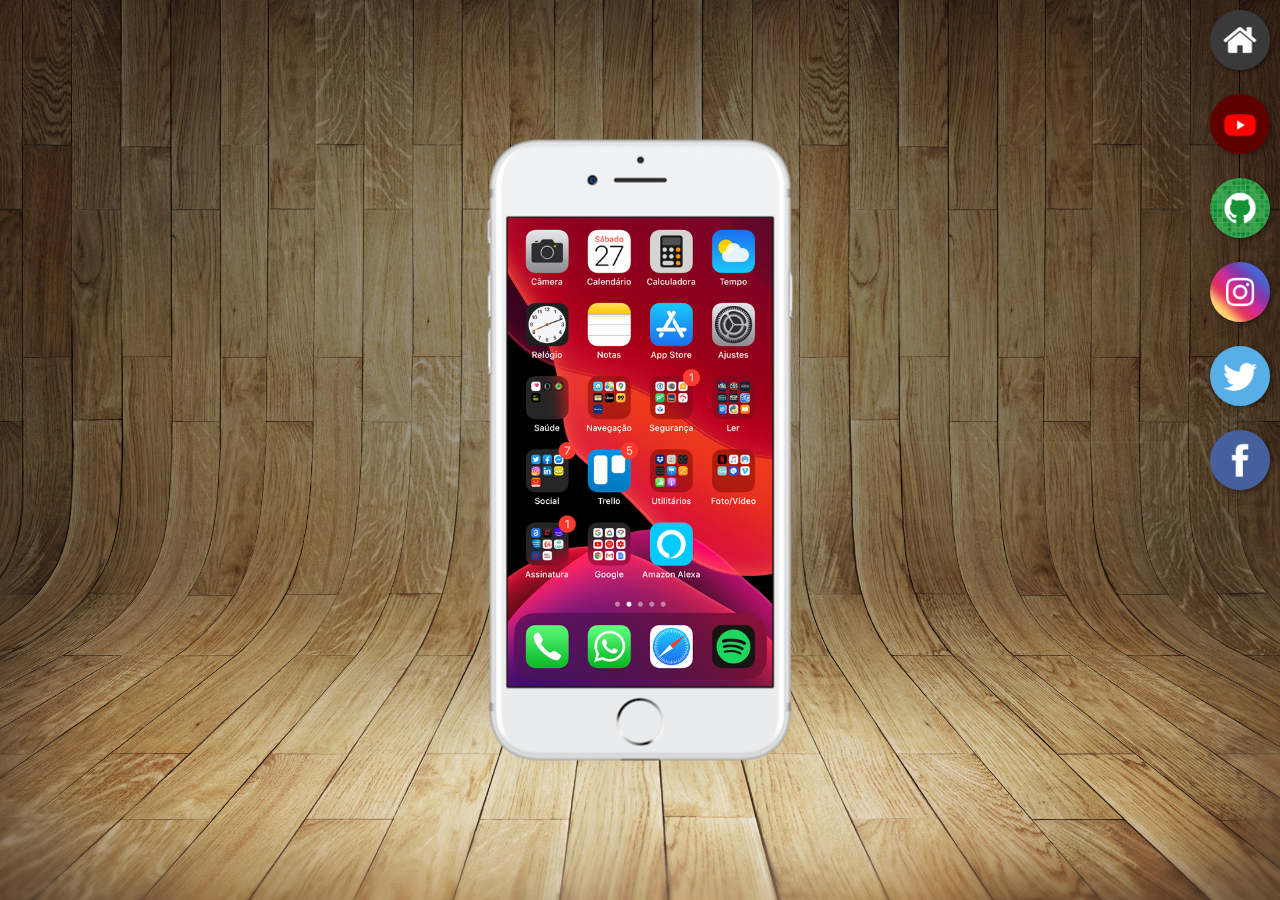
<file: index.html>
<!DOCTYPE html>
<html lang="pt-br">
<head>
    <meta charset="UTF-8">
    <meta name="viewport" content="width=device-width, initial-scale=1.0">
    <title>Projeto Redes Sociais</title>
    <link rel="shortcut icon" href="favicon.ico" type="image/x-icon">
    <link rel="stylesheet" href="estilos/style.css">
</head>
<body>
   <main>
    <section id="telefone">
          <iframe src="home.html" name="tela"  id="tela" frameborder="0">
            Seu navegador não é compatível com isso.
          </iframe>
    </section>
    <section id="redes-sociais">
        <a href="home.html" target="tela"><img src="imagens/logo-home.jpg" alt=""></a><br>

        <a href="youtube.html" target="tela"><img src="imagens/logo-youtube.jpg" alt=""></a><br>

        <a href="github.html" target="tela"><img src="imagens/logo-github.jpg" alt=""></a><br>

        <a href="instagram.html" target="tela"><img src="imagens/logo-instagram.jpg" alt=""></a><br>

        <a href="twitter.html" target="tela"><img src="imagens/logo-twitter.jpg" alt=""></a><br>

        <a href="facebook.html" target="tela"><img src="imagens/logo-facebook.jpg" alt=""></a>
    </section>
   </main>
</body>
</html>
</file>
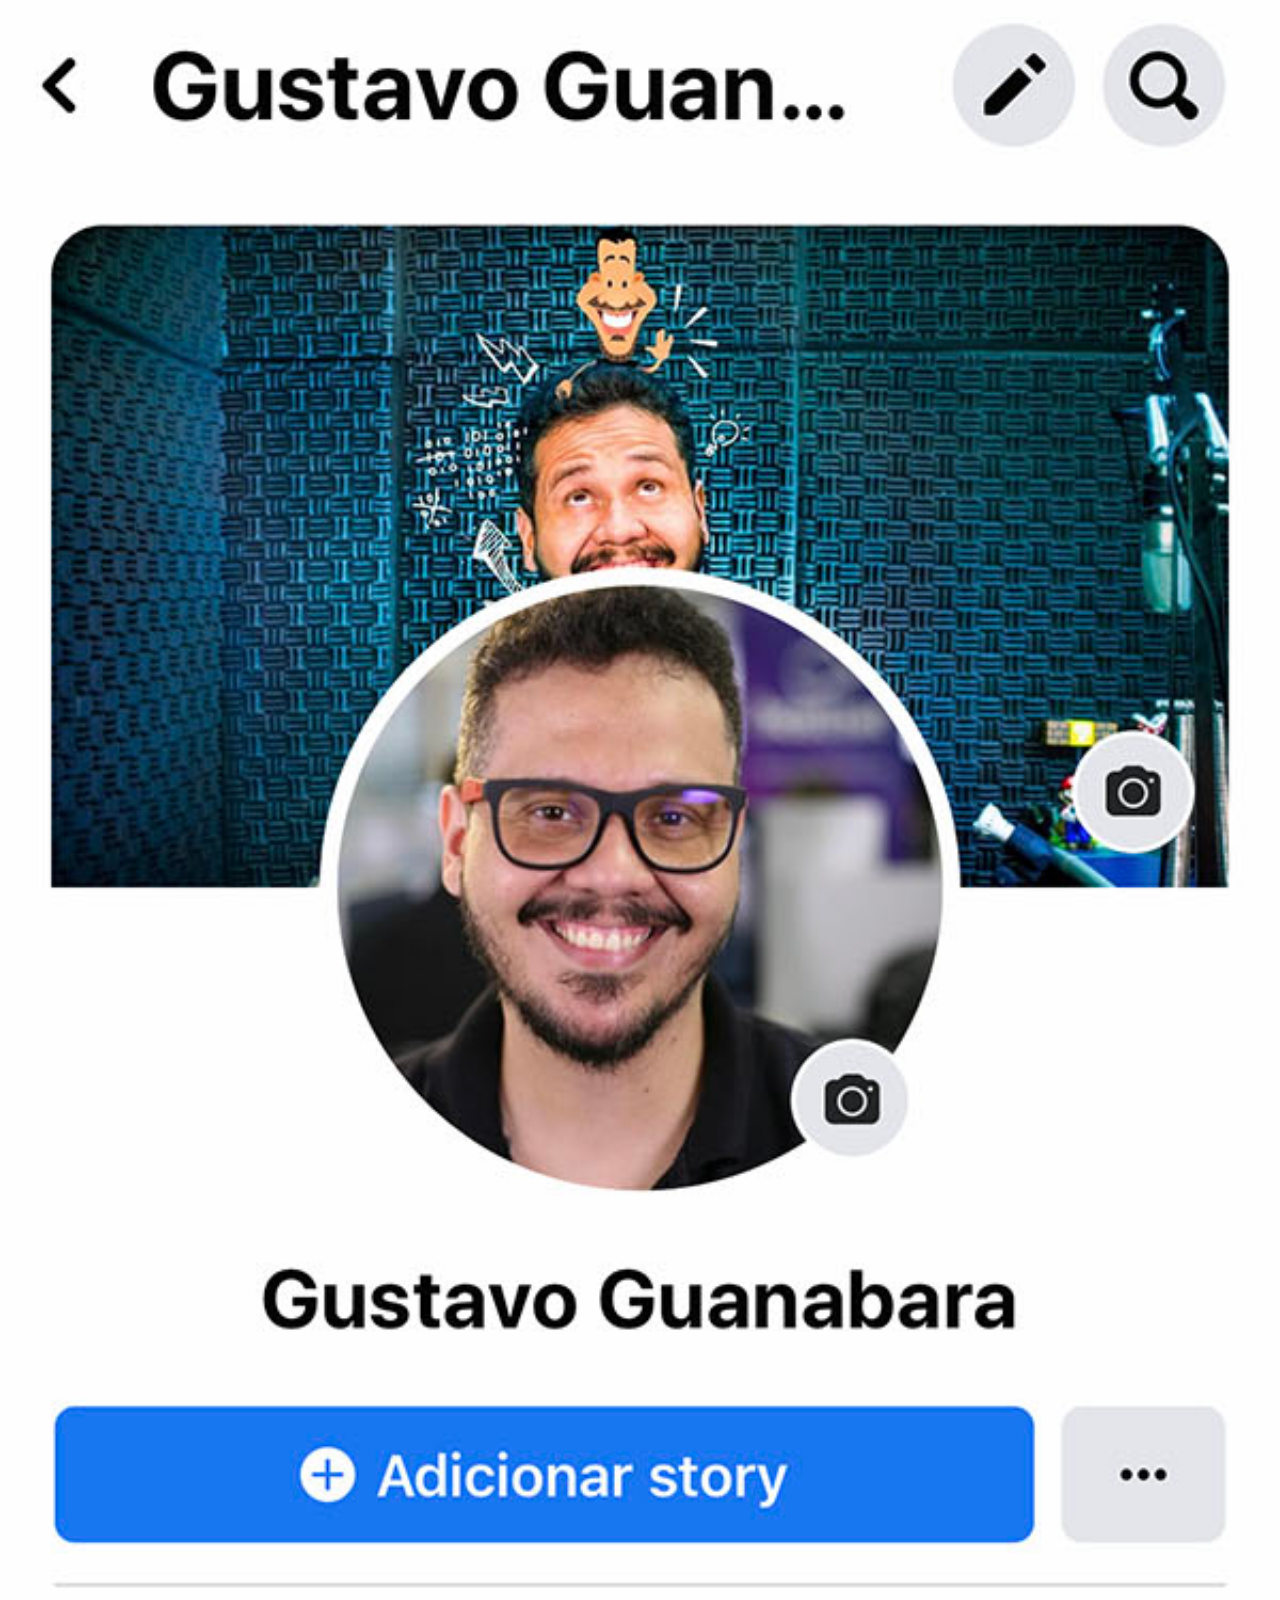
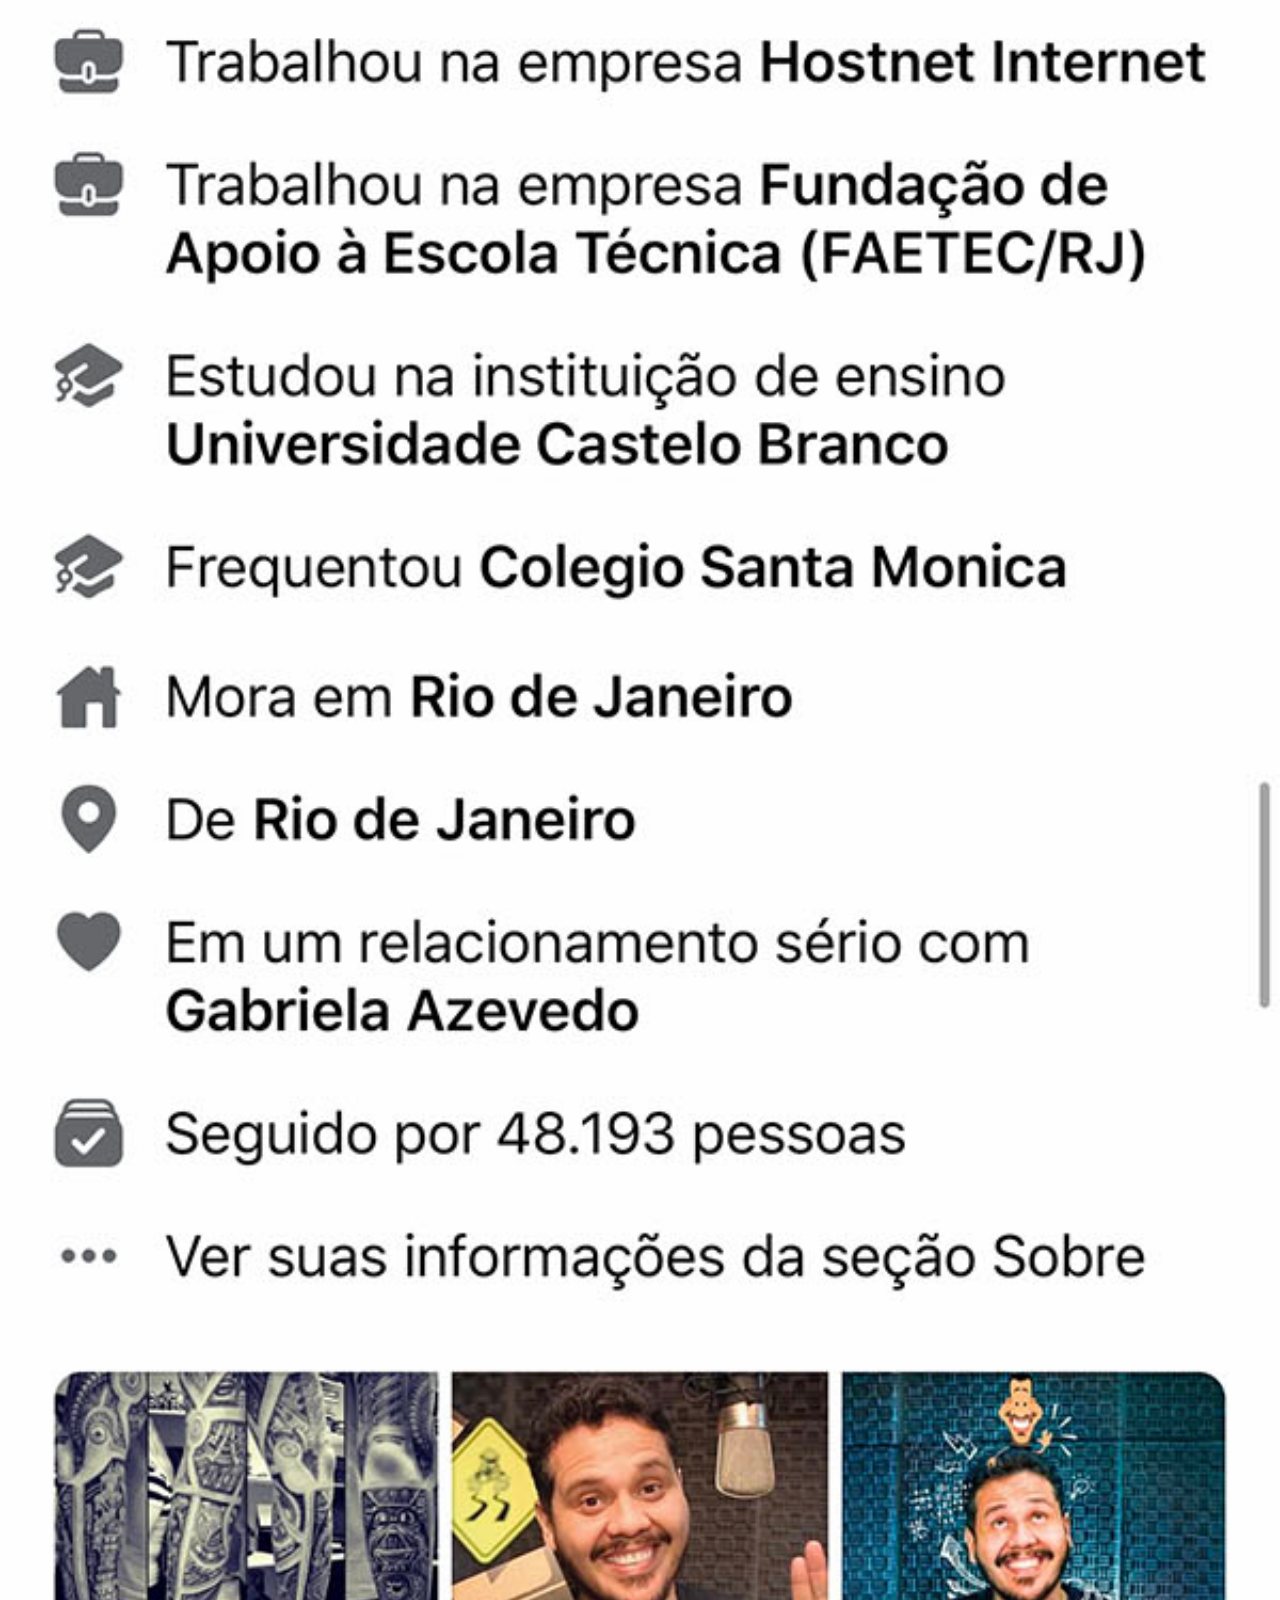
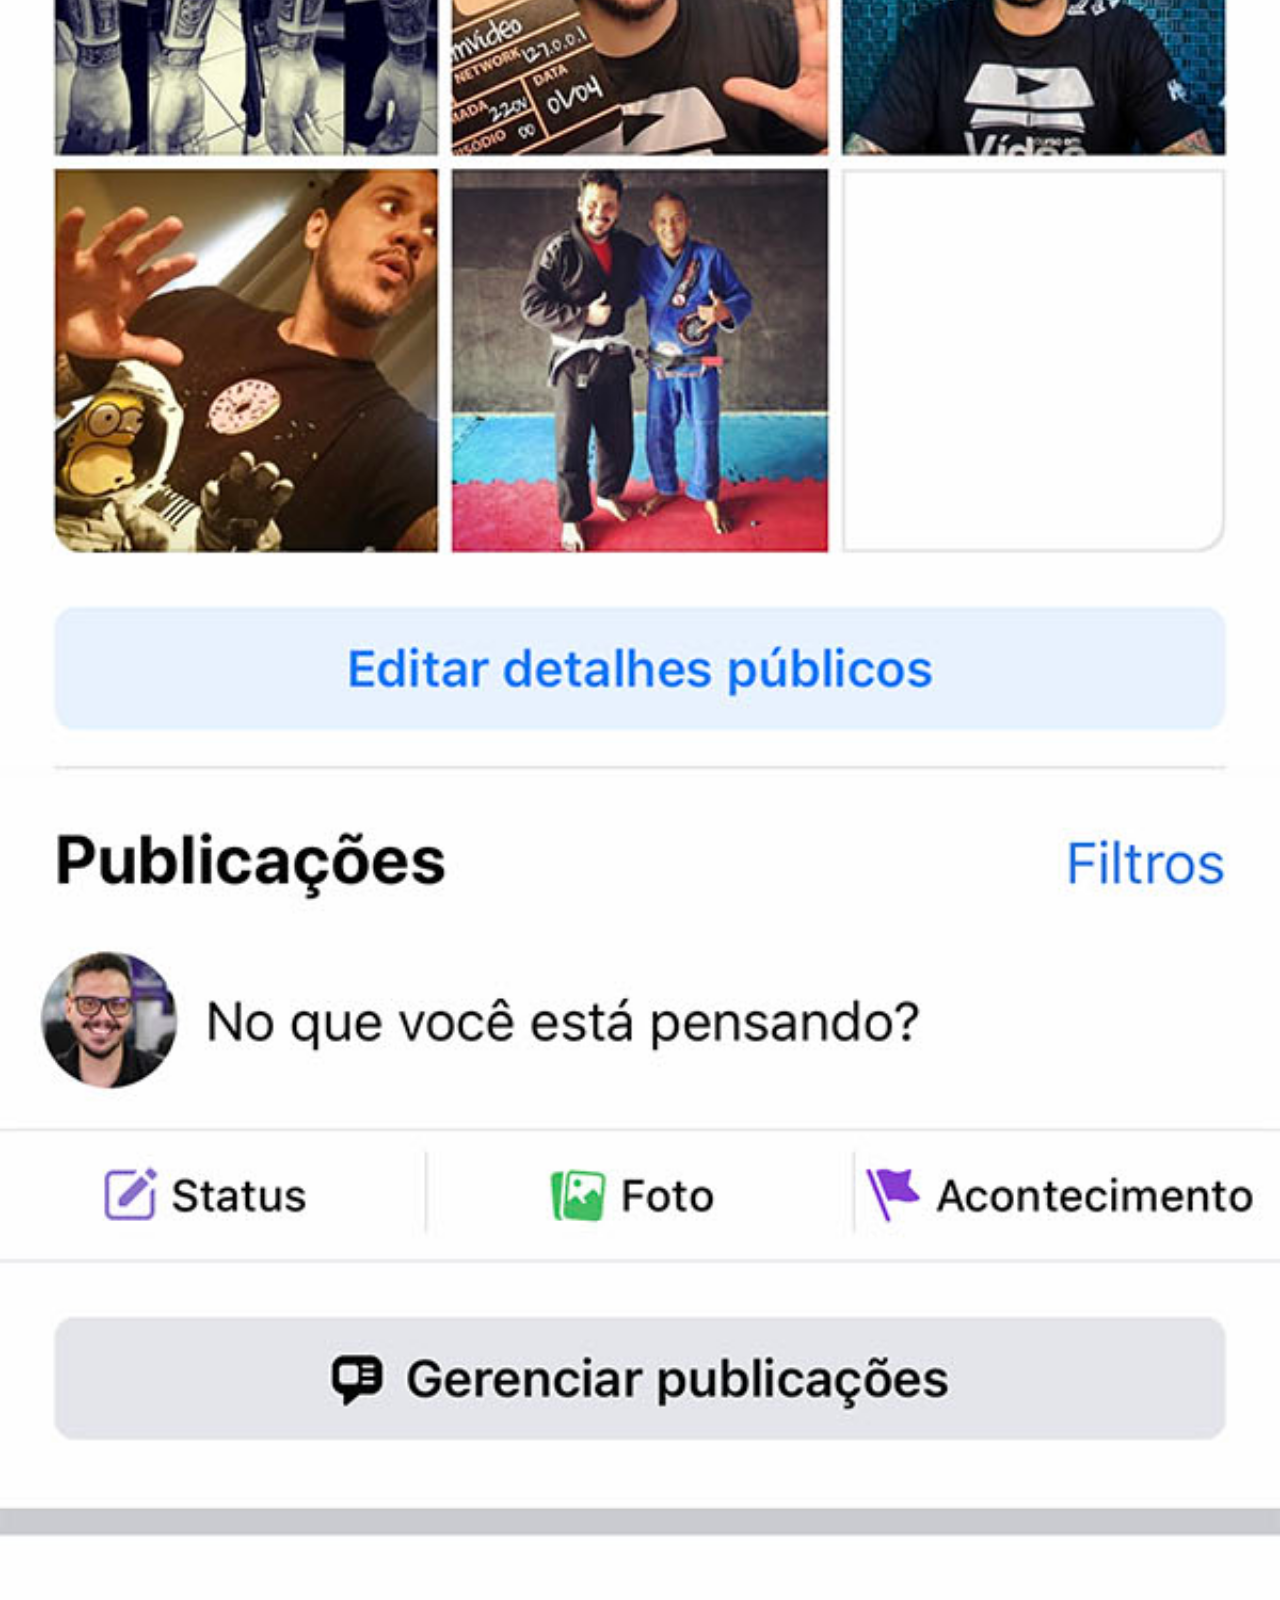
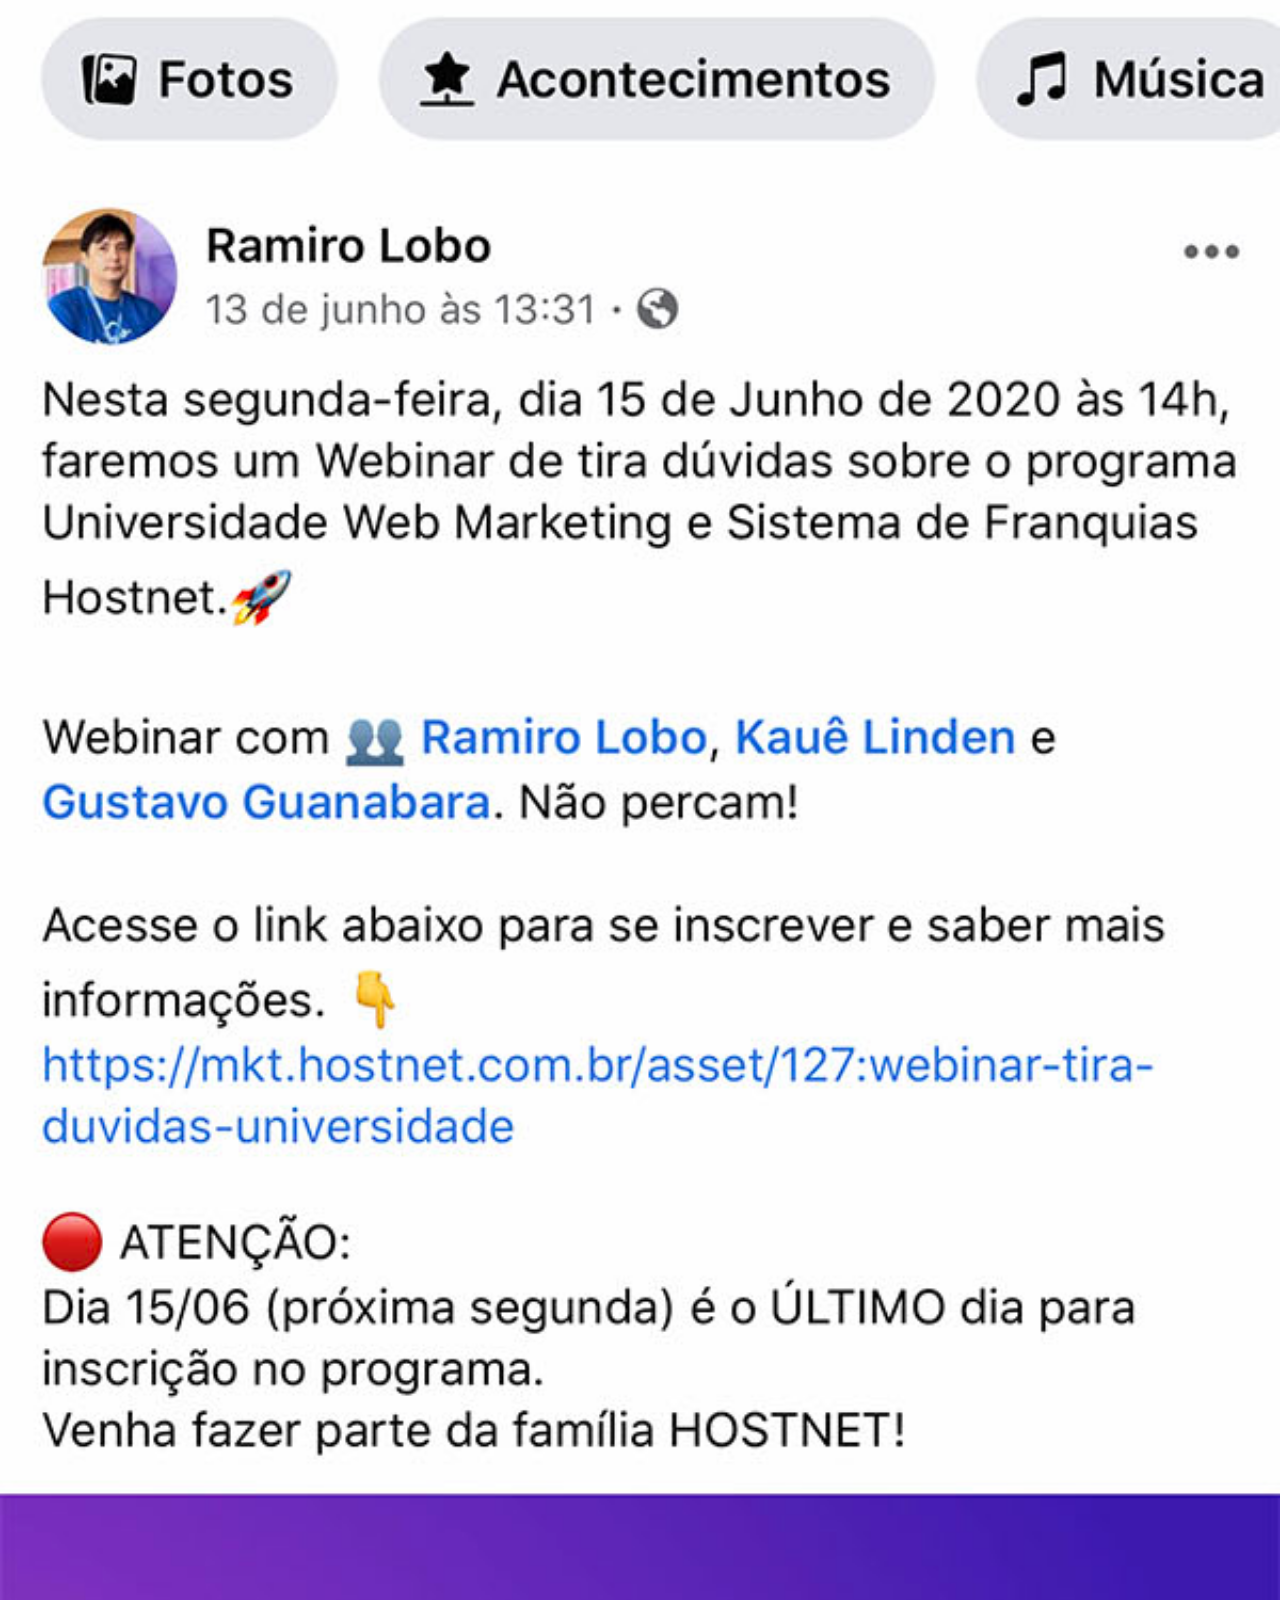
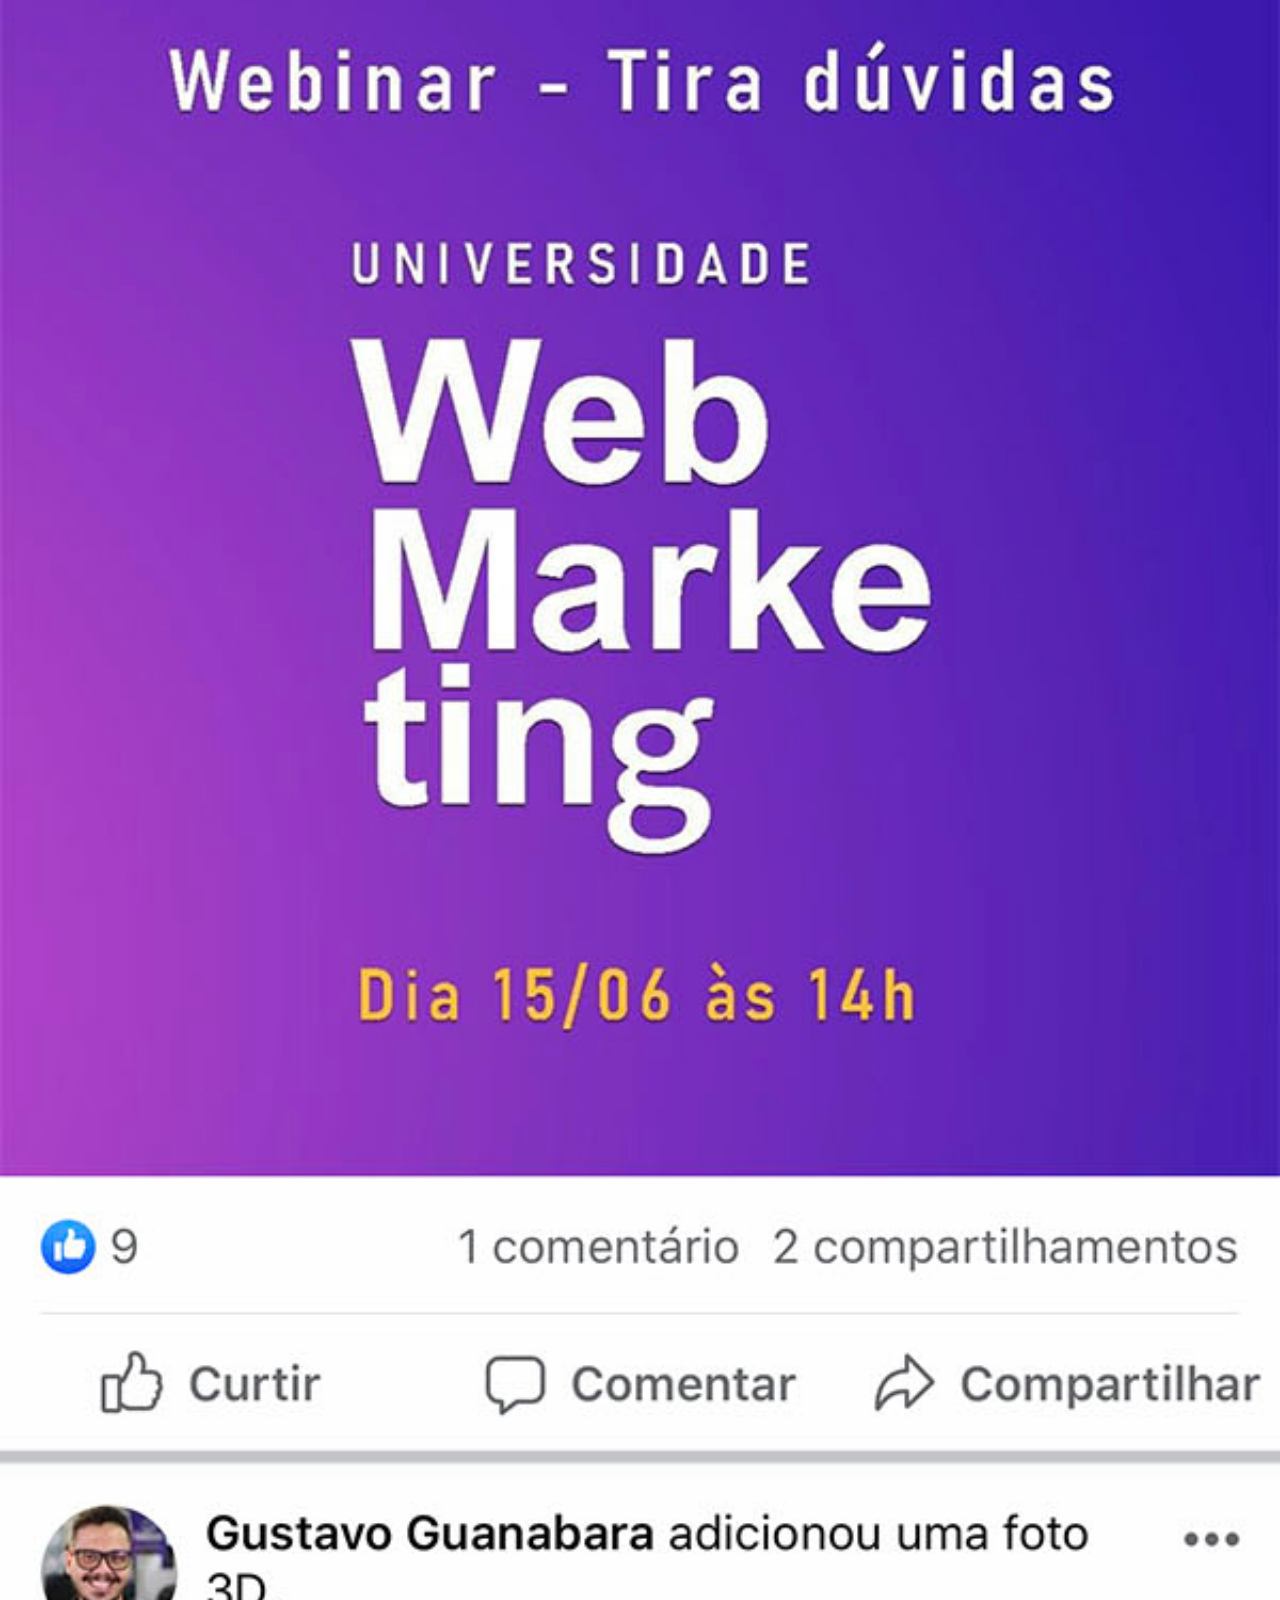
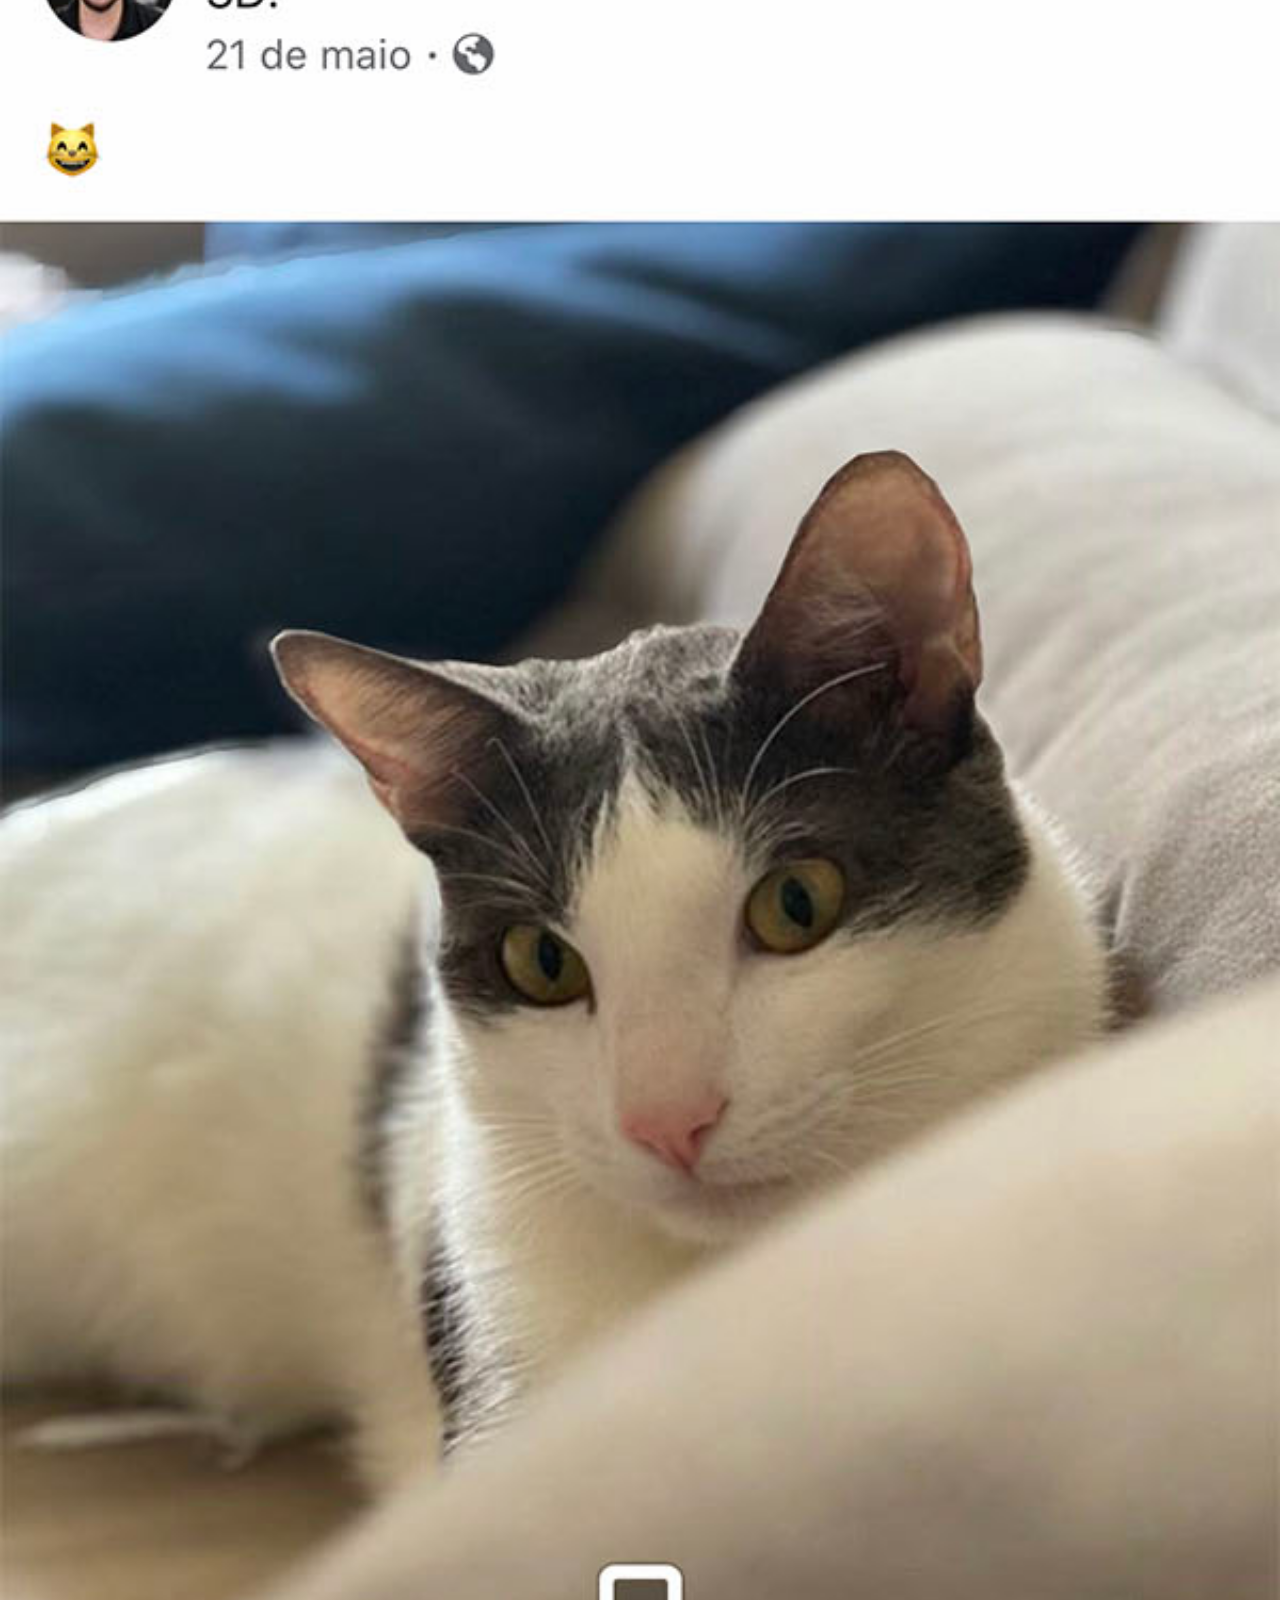
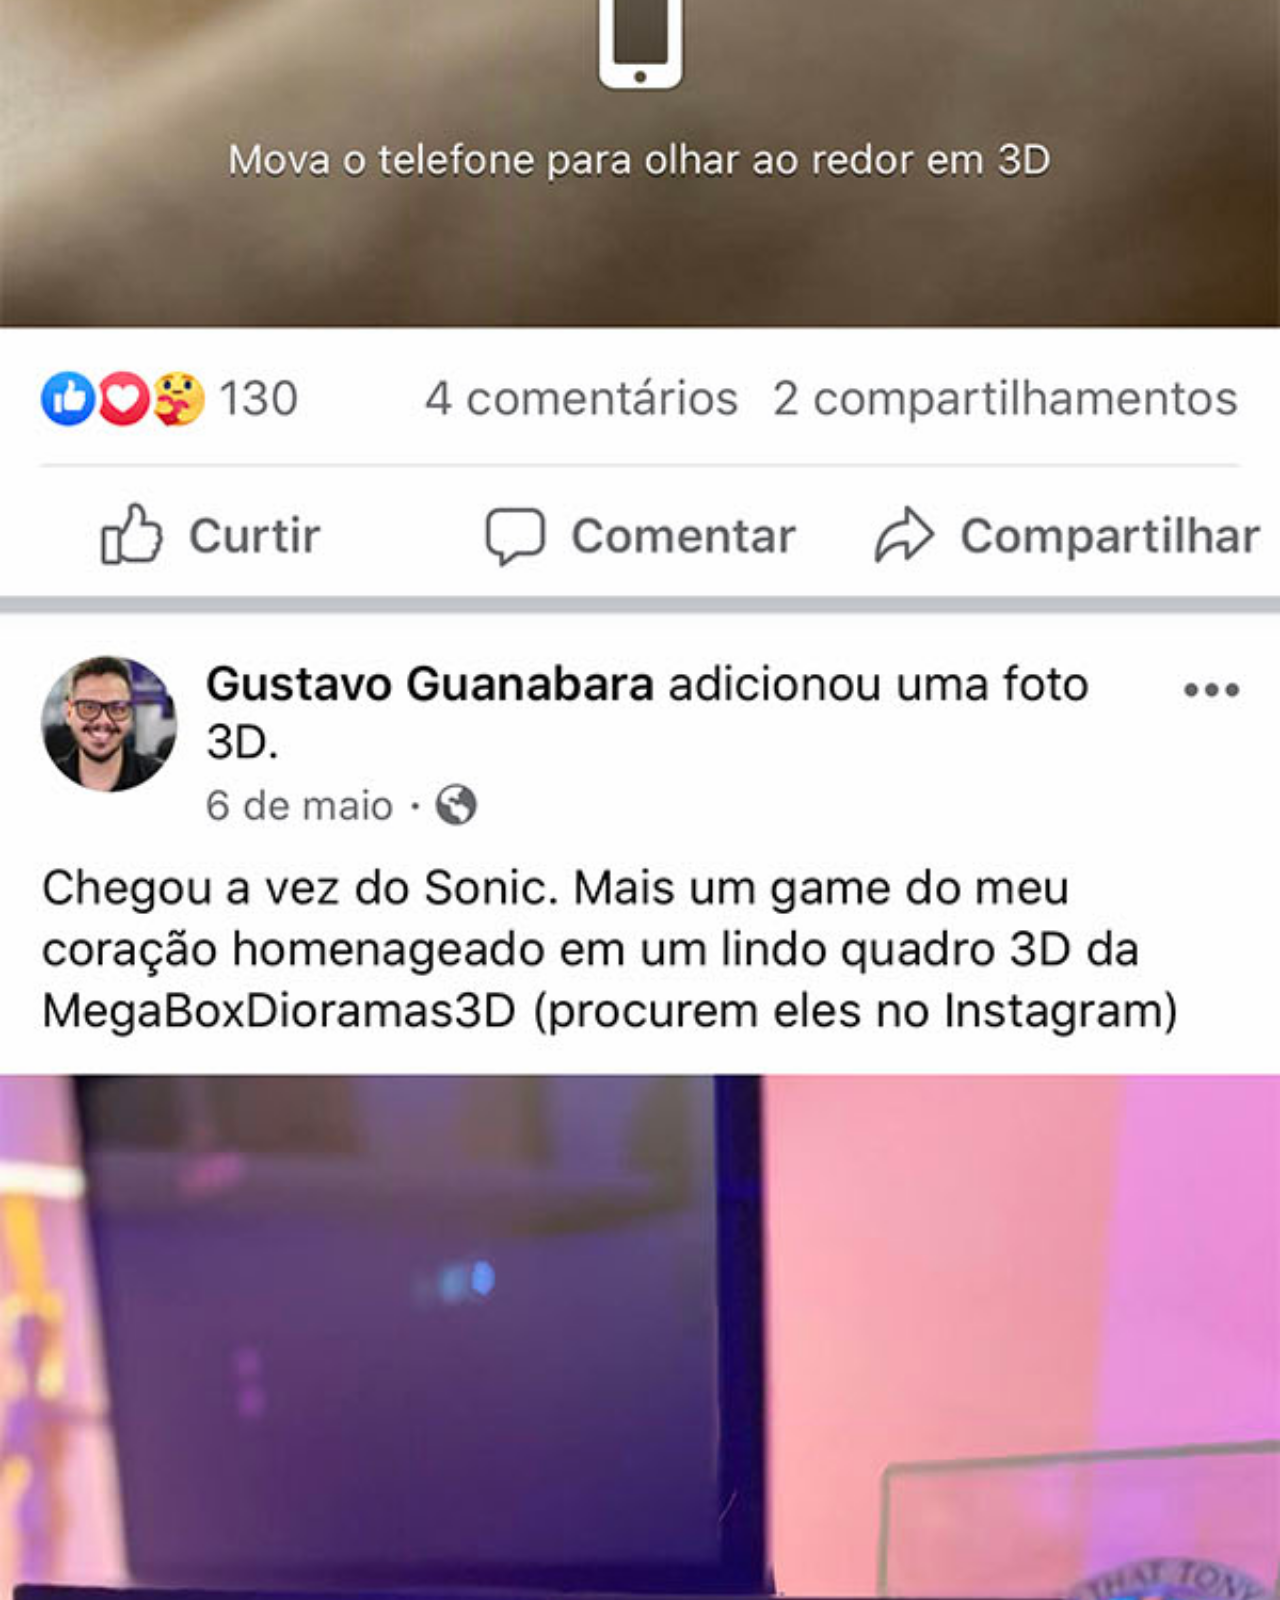
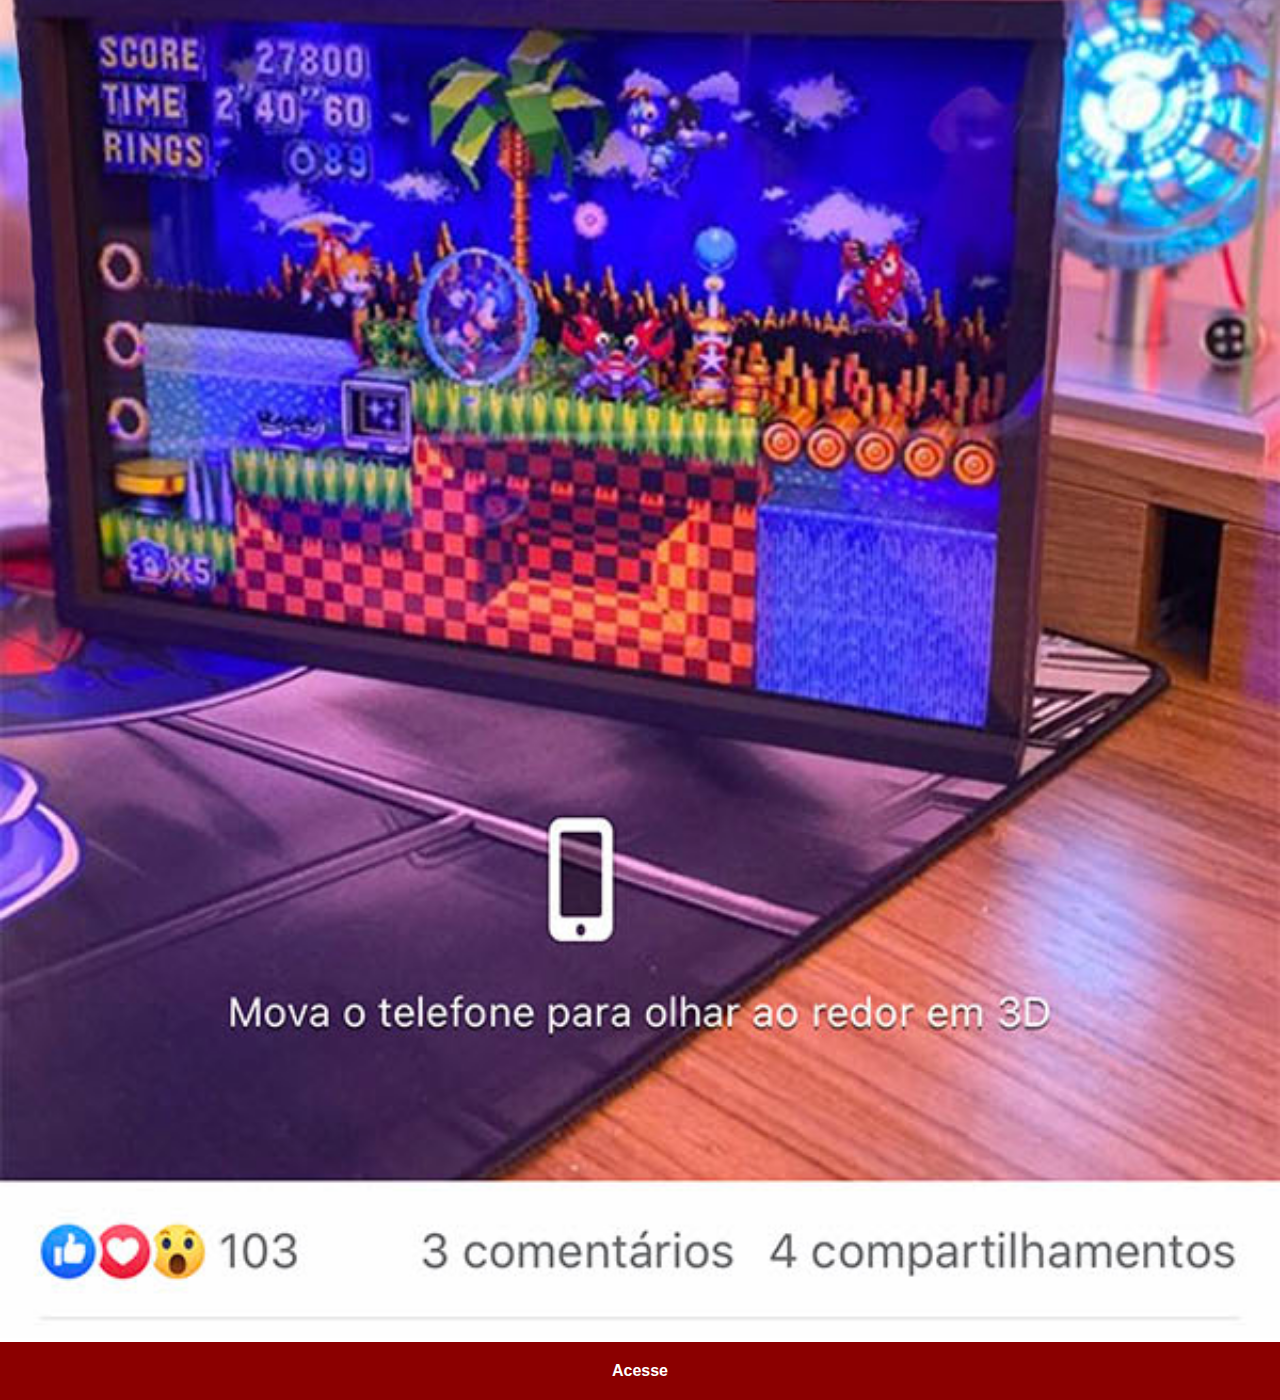
<file: facebook.html>
<!DOCTYPE html>
<html lang="pt-br">
<head>
    <meta charset="UTF-8">
    <meta name="viewport" content="width=device-width, initial-scale=1.0">
    <title>Document</title>
    <link rel="stylesheet" href="estilos/social.css">
</head>
<body>
    <img src="imagens/tela-facebook.jpg" alt="facebook">
    <a href="#">Acesse</a>
</body>
</html>
</file>
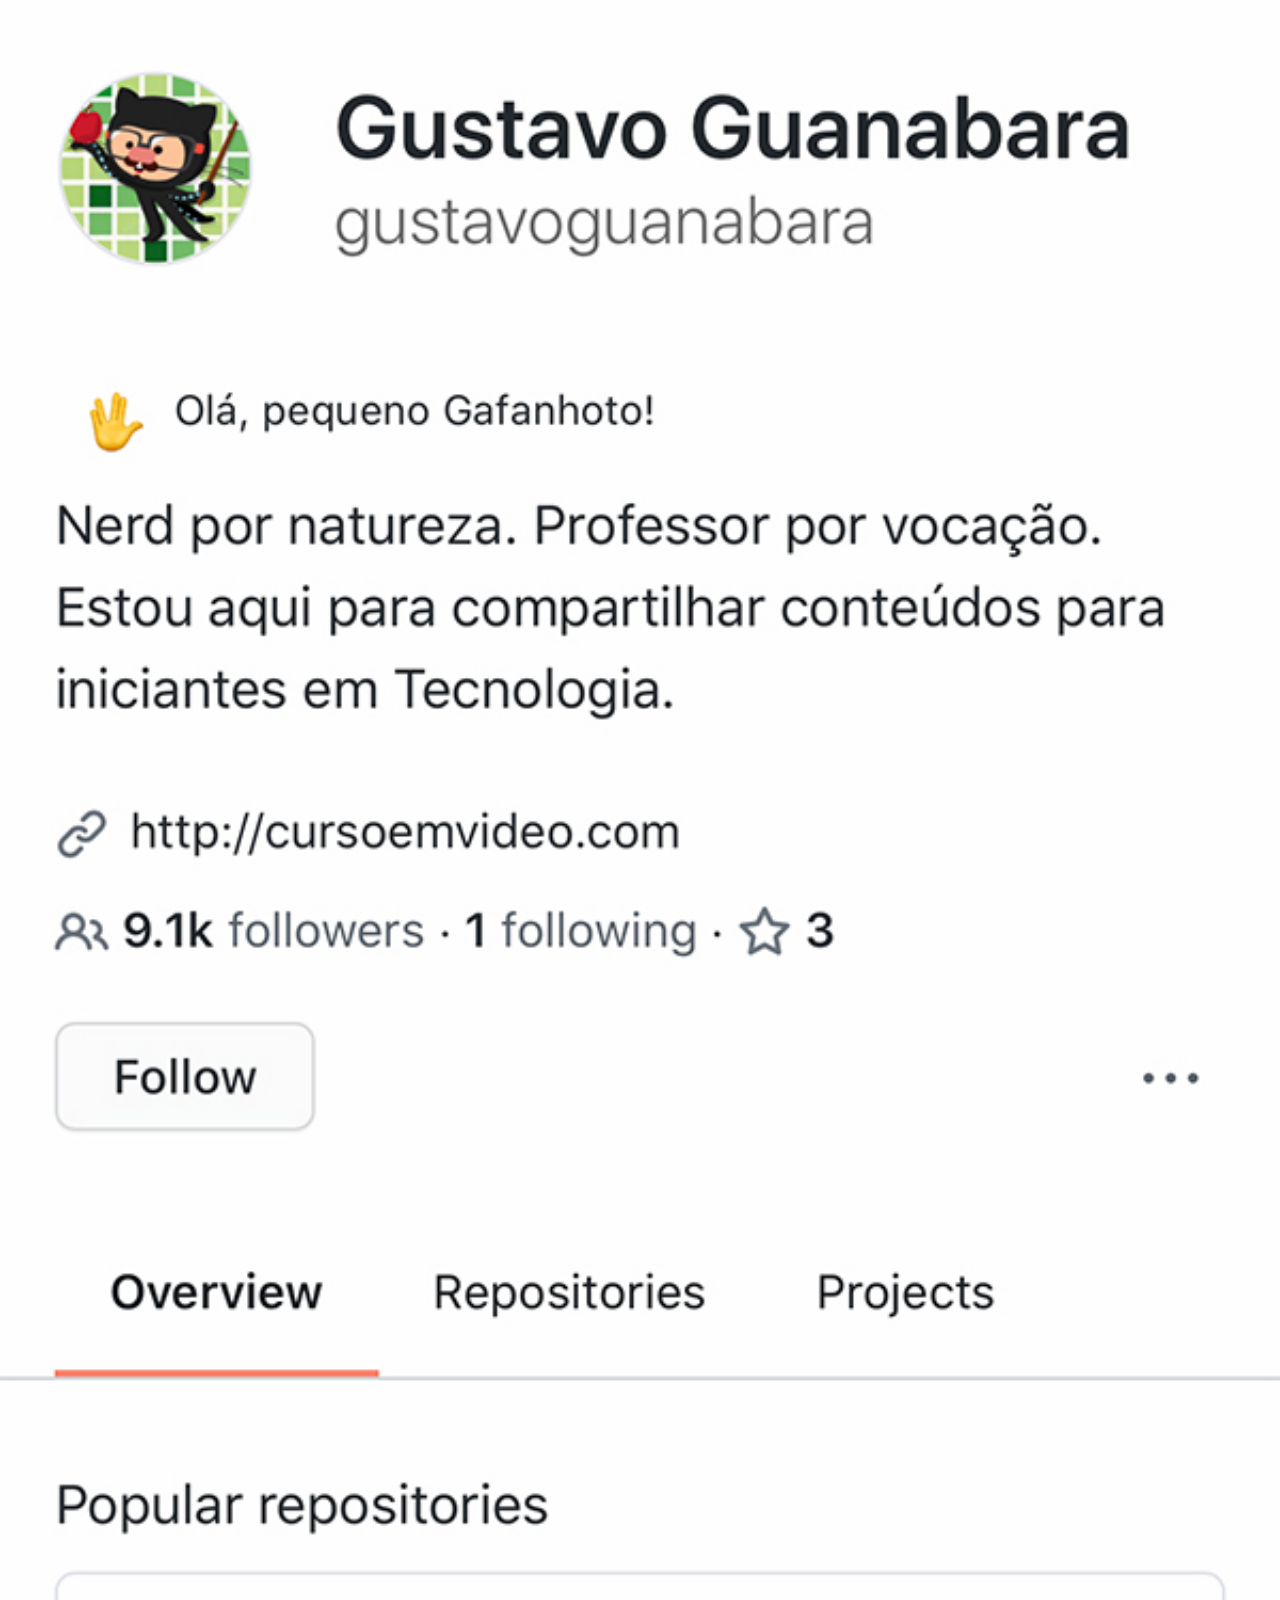
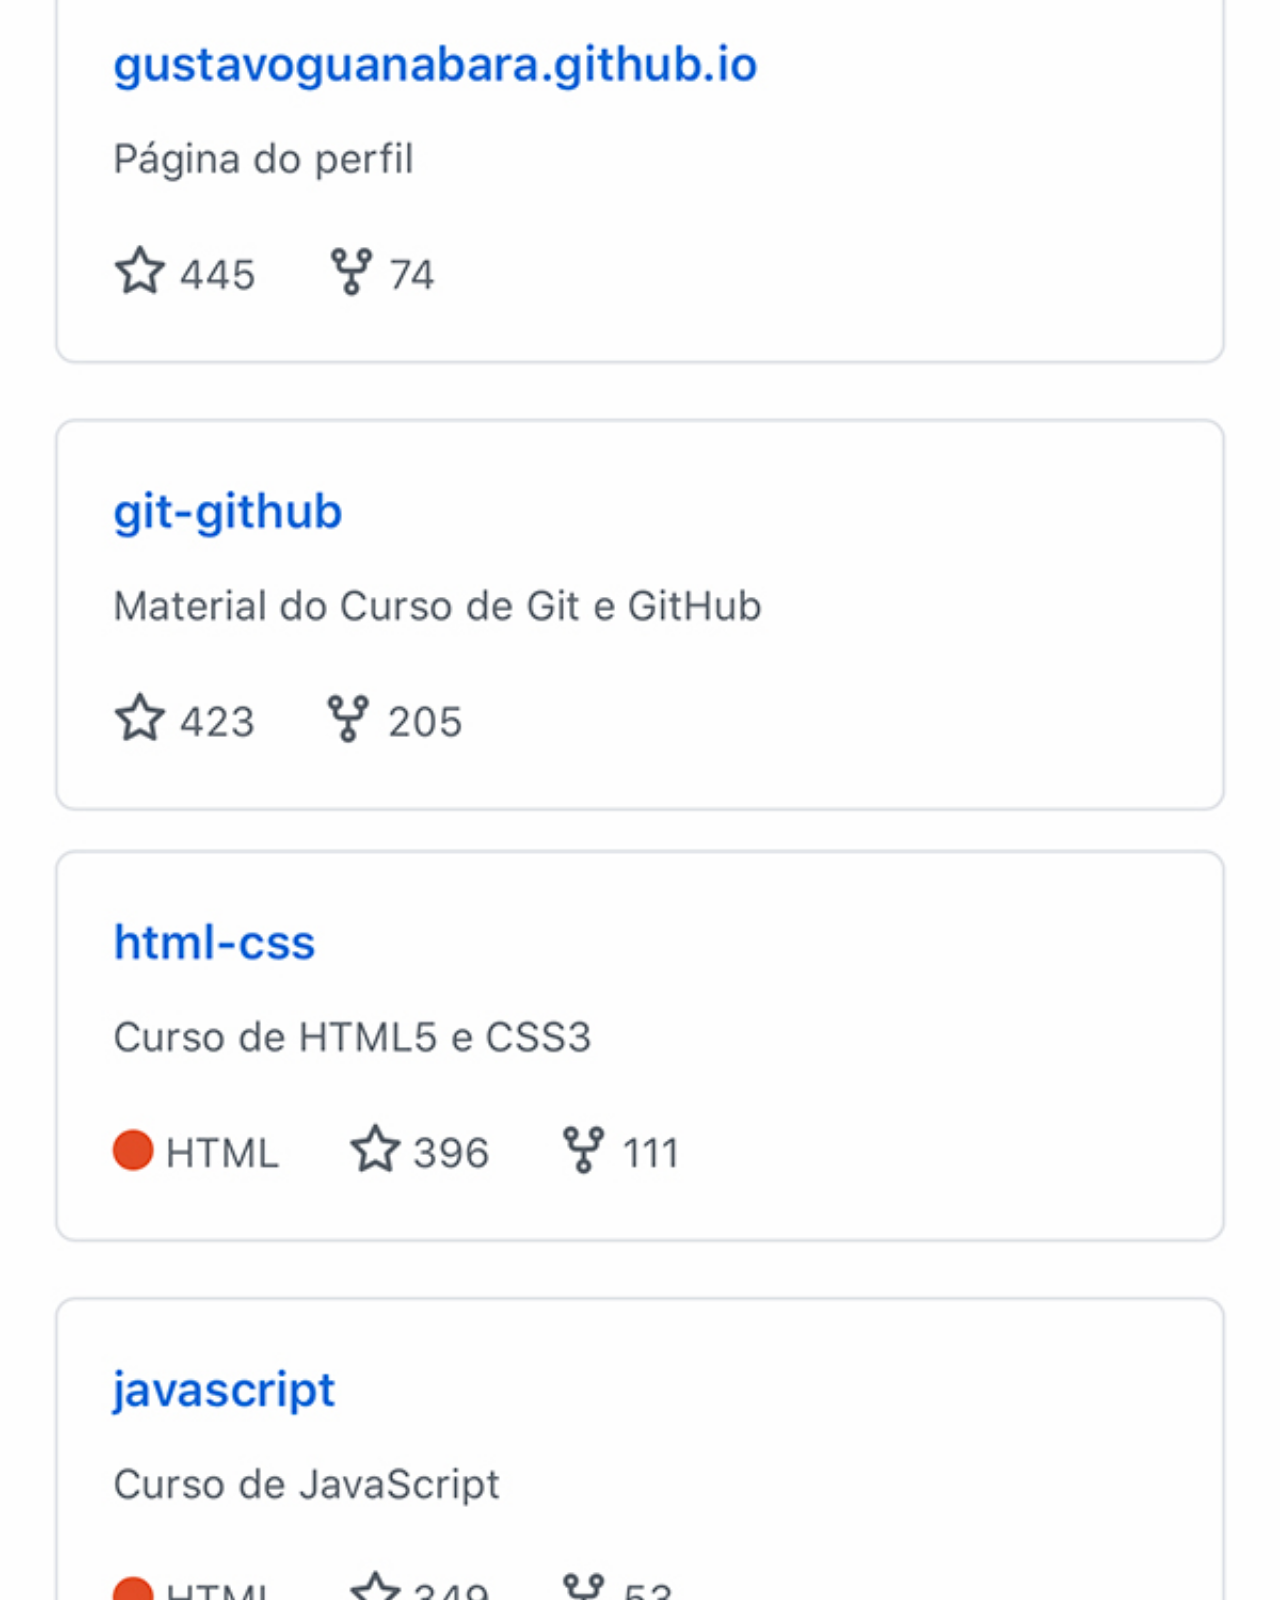
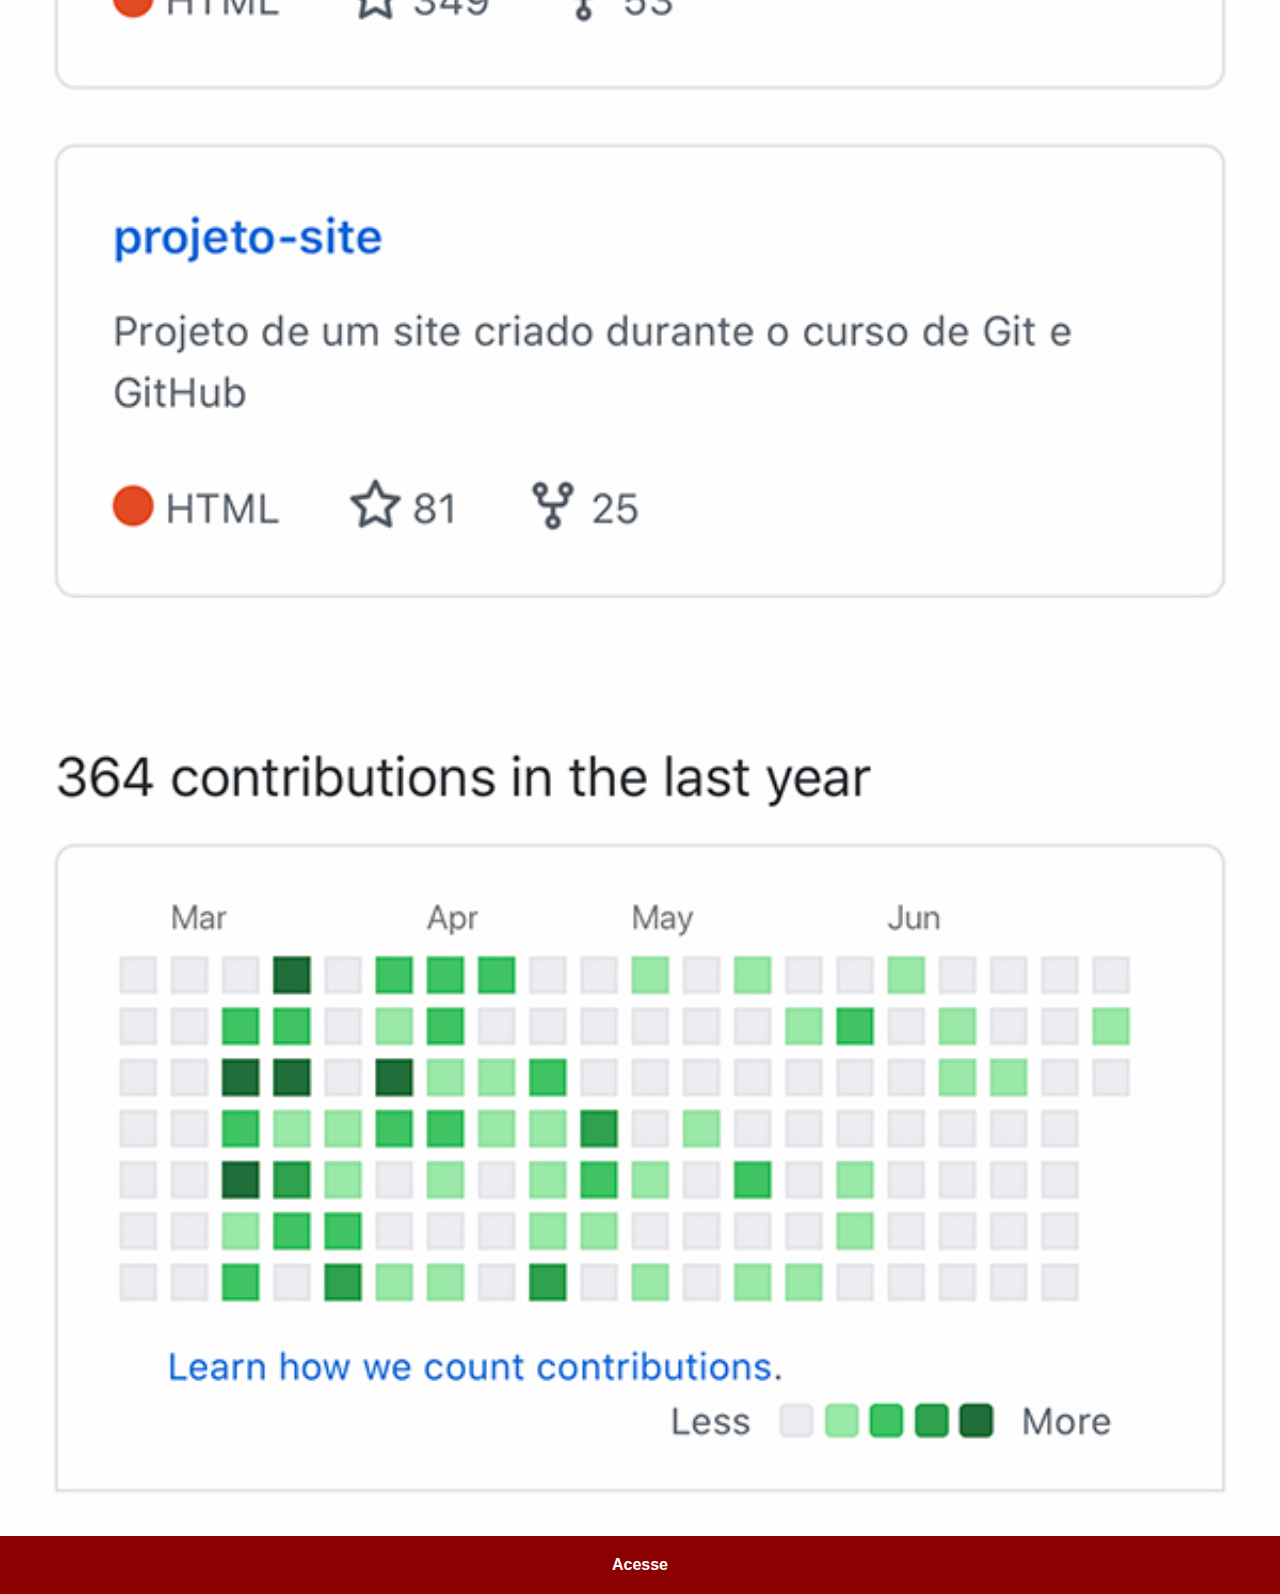
<file: github.html>
<!DOCTYPE html>
<html lang="pt-br">
<head>
    <meta charset="UTF-8">
    <meta name="viewport" content="width=device-width, initial-scale=1.0">
    <title>GitHub</title>
    <link rel="stylesheet" href="estilos/social.css">
</head>
<body>
    <img src="imagens/tela-github.jpg" alt="GitHub">
    <a href="https://gustavoguanabara.github.io" target="_blank">Acesse</a>
</body>
</html>
</file>
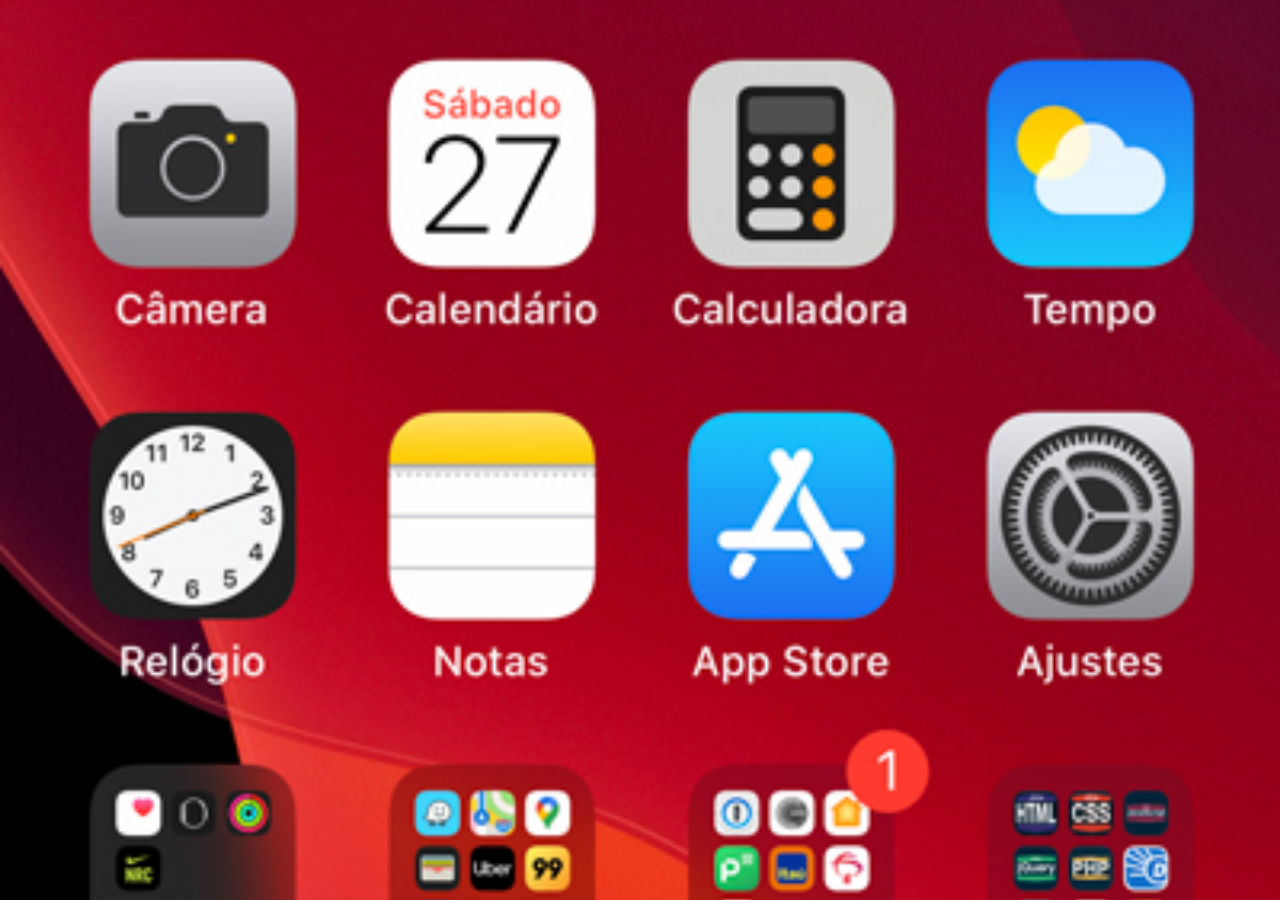
<file: home.html>
<!DOCTYPE html>
<html lang="pt-br">
<head>
    <meta charset="UTF-8">
    <meta name="viewport" content="width=device-width, initial-scale=1.0">
    <title>Home</title>
    <style>
        * {
            margin: 0px;
            padding: 0px;         
        }

        body {
            width: 100vw;
            height: 100vh;
            background: black url(imagens/tela-home.jpg) no-repeat top center;
            background-size: cover;

        }
    </style>
</head>
<body>
    
</body>
</html>
</file>
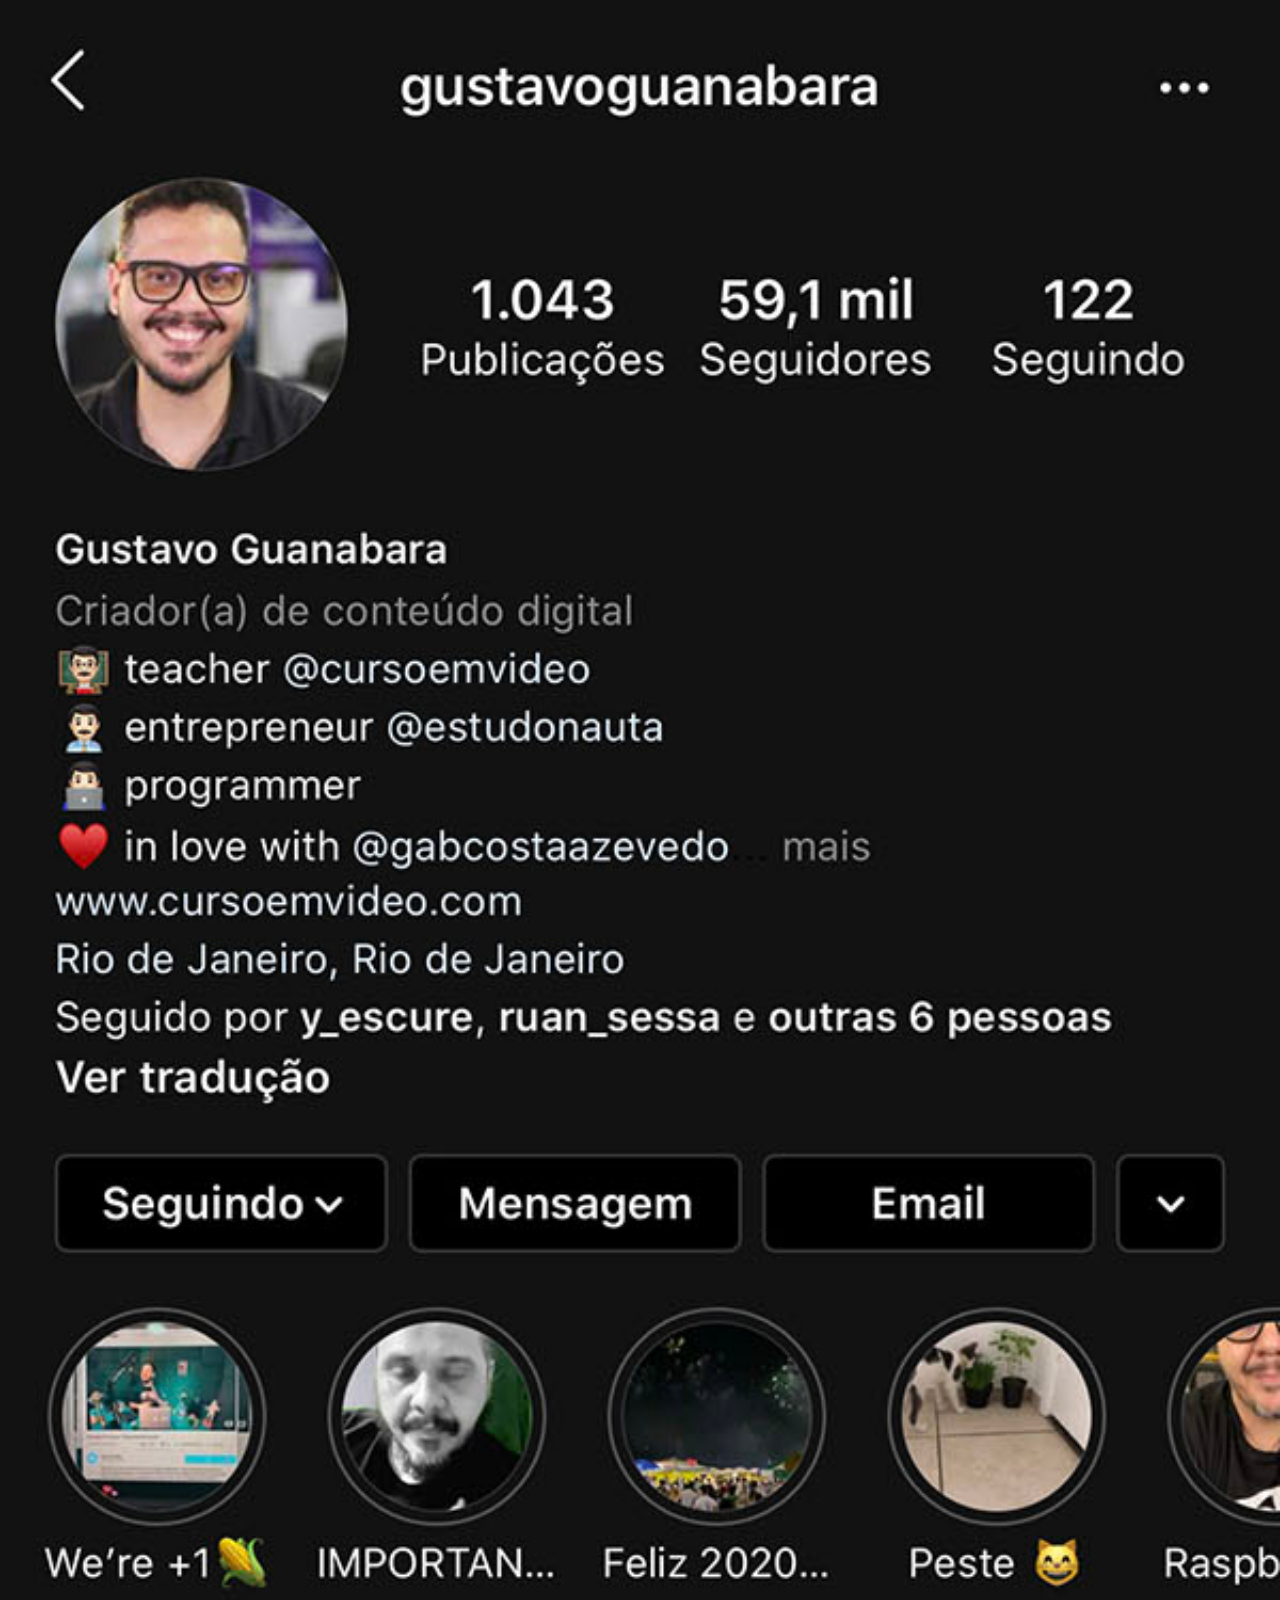
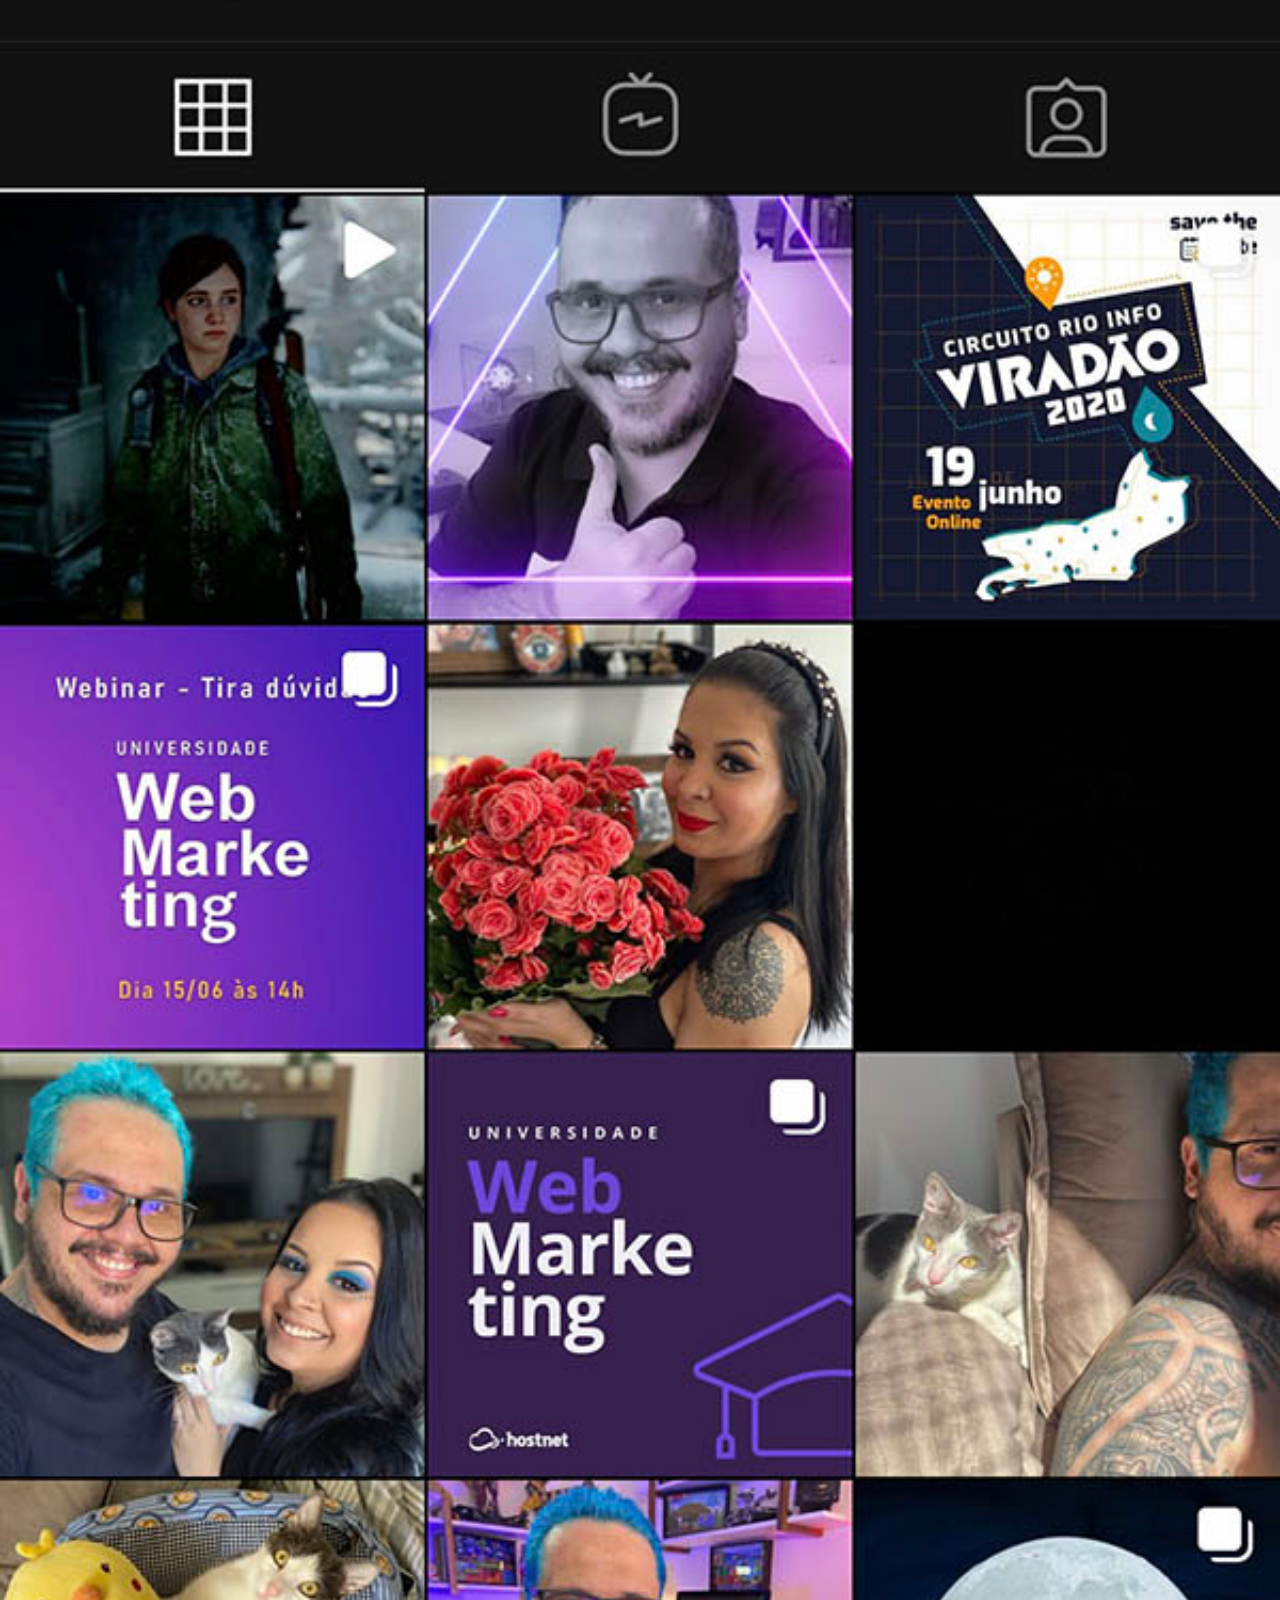
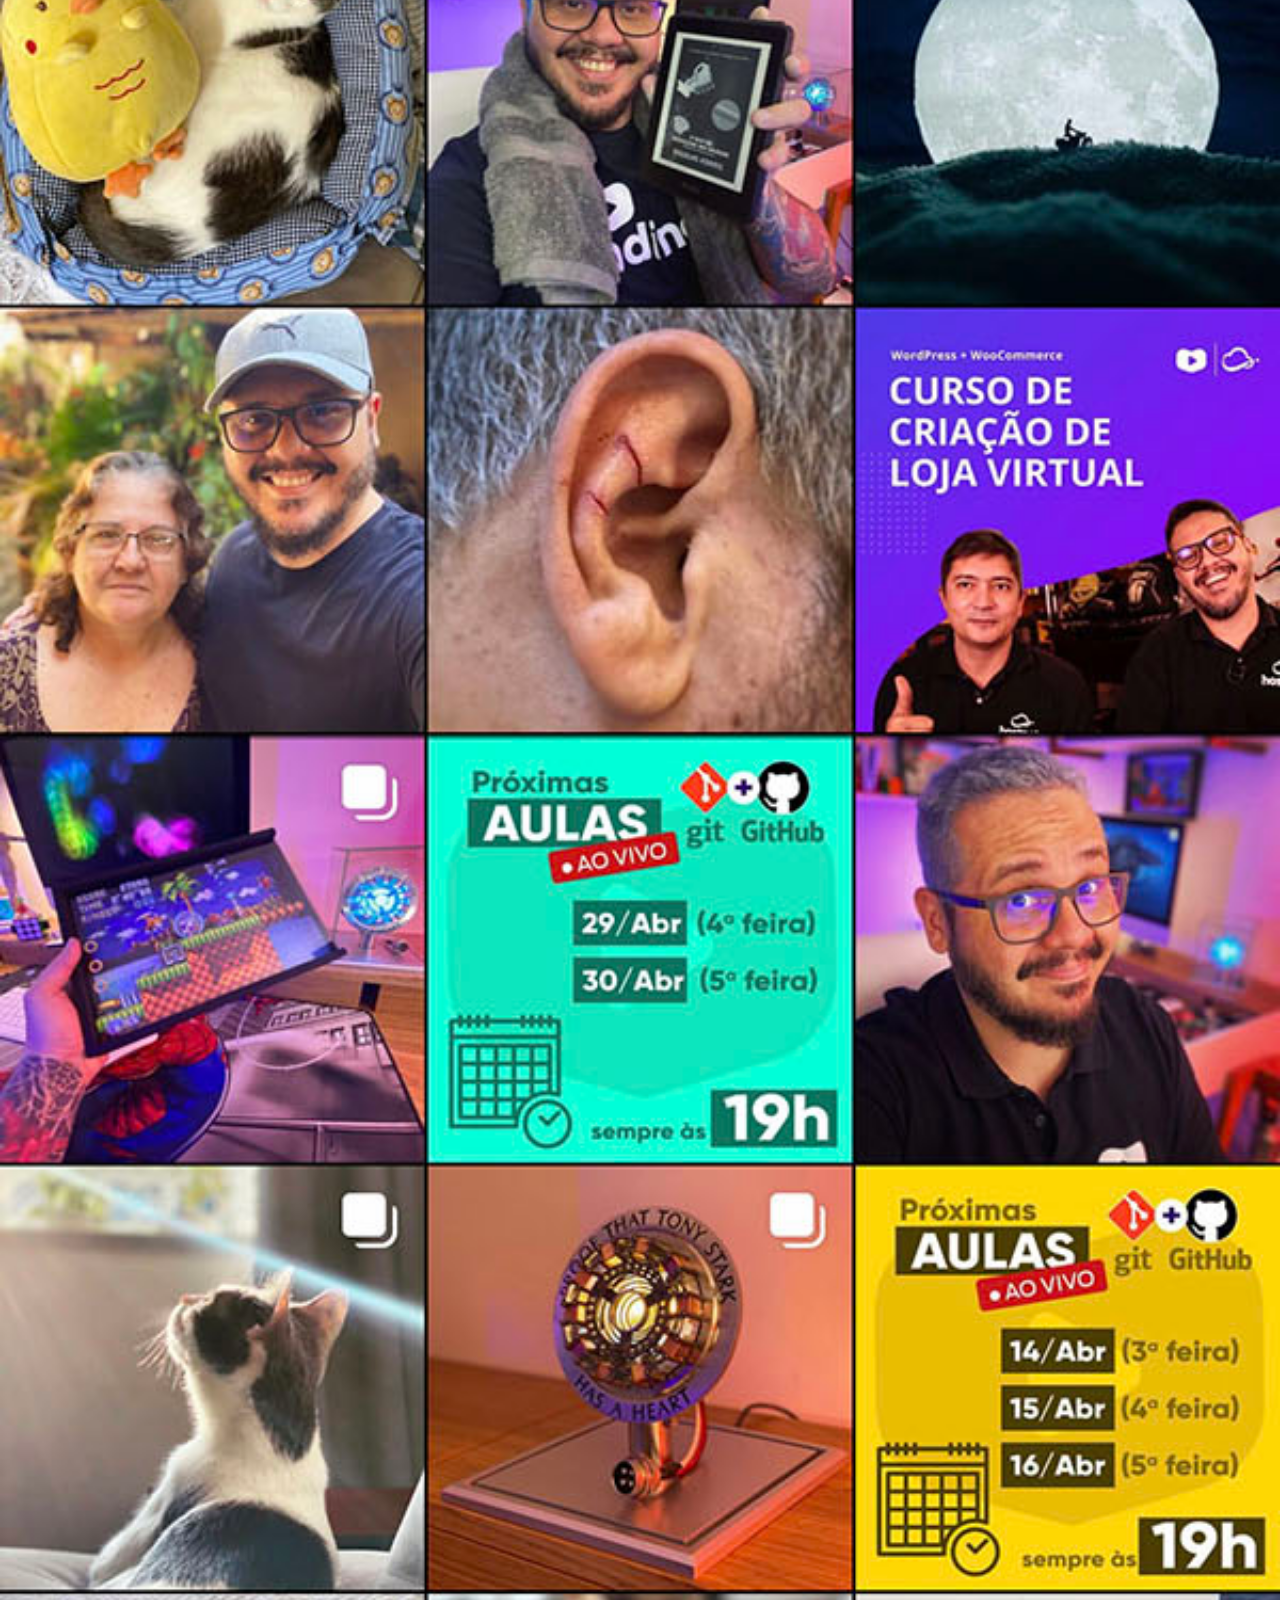
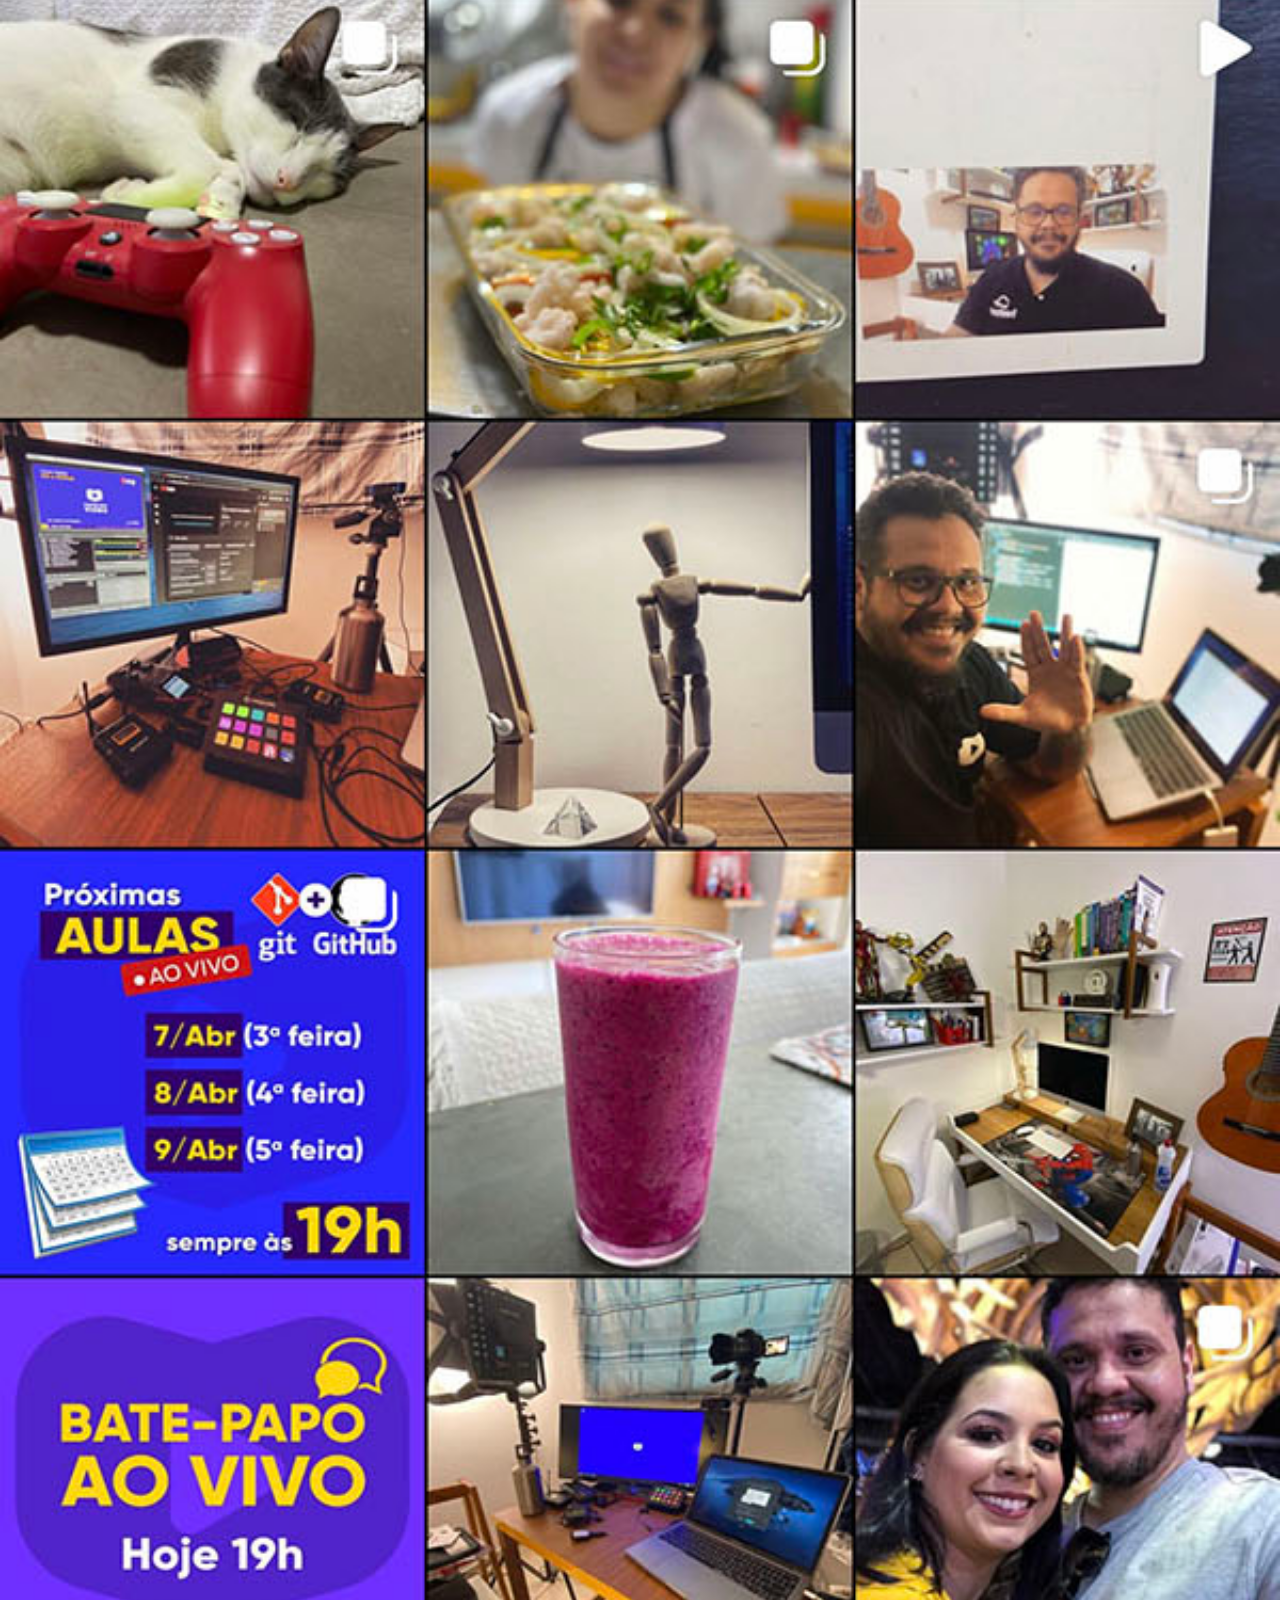
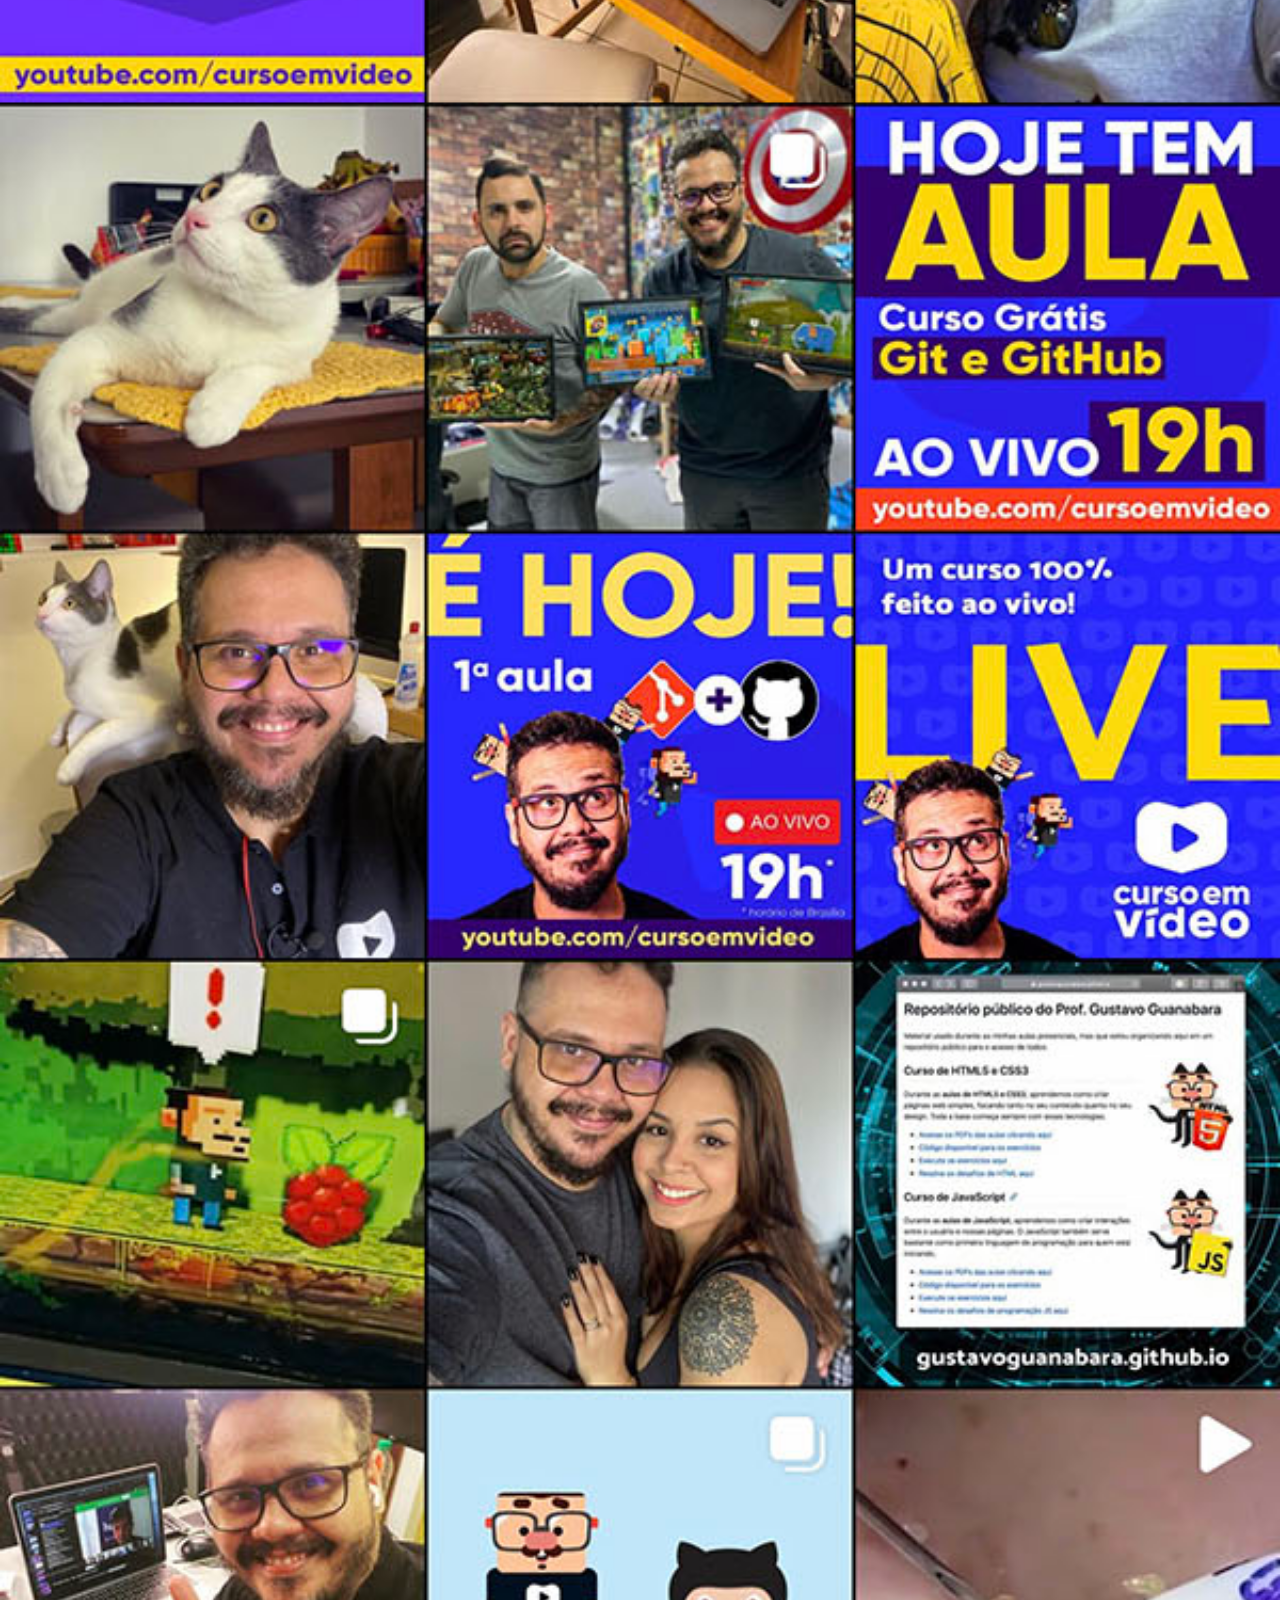
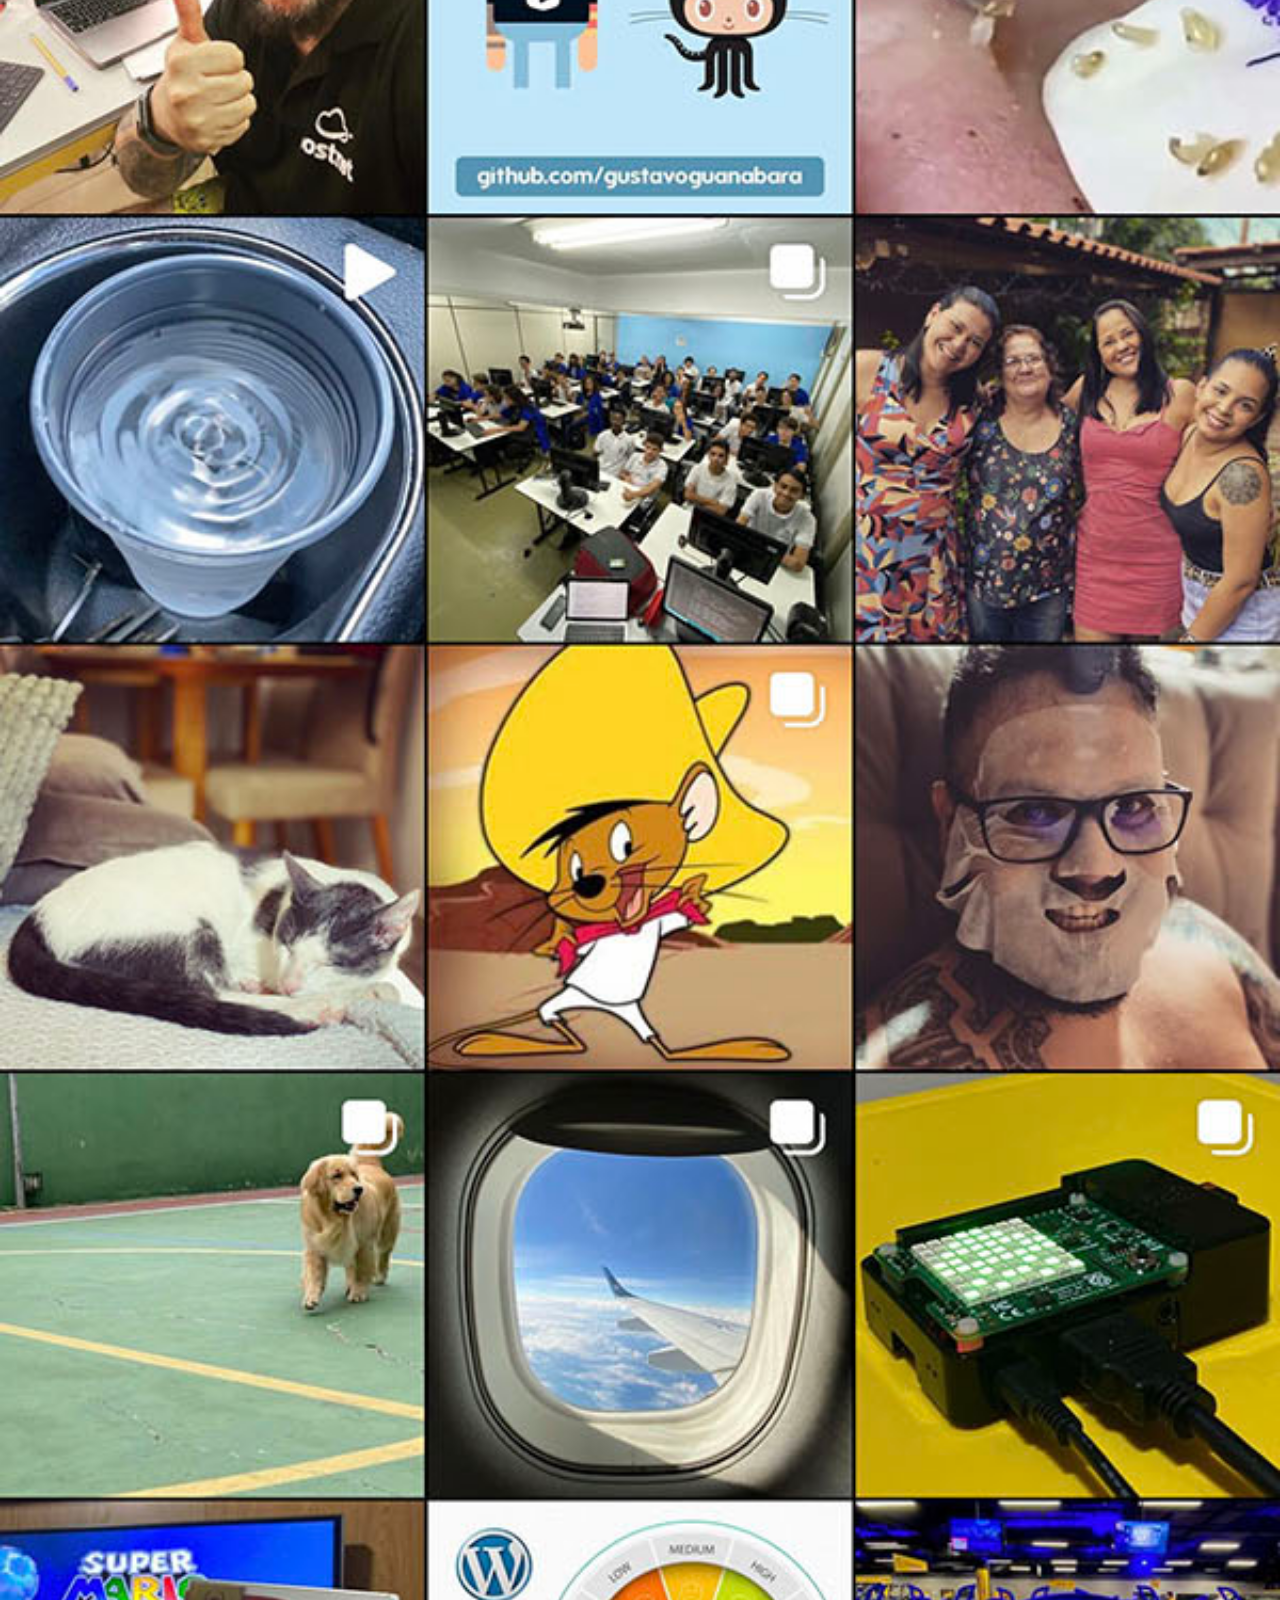
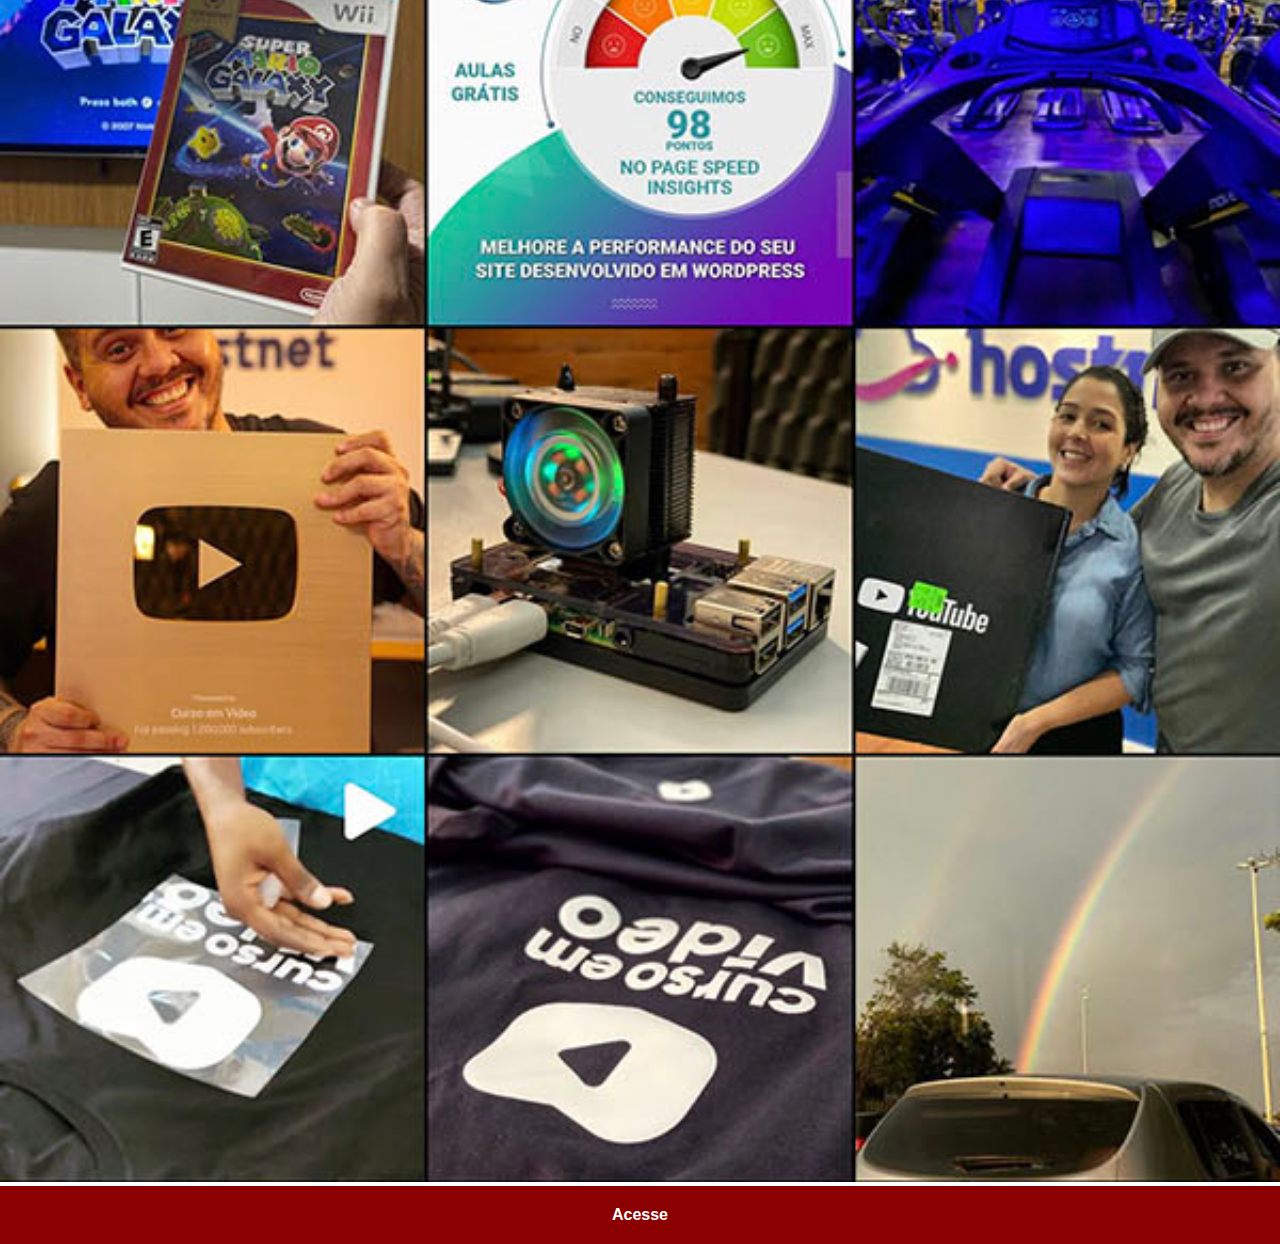
<file: instagram.html>
<!DOCTYPE html>
<html lang="pt-br">
<head>
    <meta charset="UTF-8">
    <meta name="viewport" content="width=device-width, initial-scale=1.0">
    <title>Document</title>
    <link rel="stylesheet" href="estilos/social.css">
</head>
<body>
    <img src="imagens/tela-instagram.jpg" alt="instagram">
    <a href="https://www.instagram.com/cursoemvideo?igsh=MTFoYnpnMHNoNnp4dw==" target="_blank">Acesse</a>
</body>
</html>
</file>
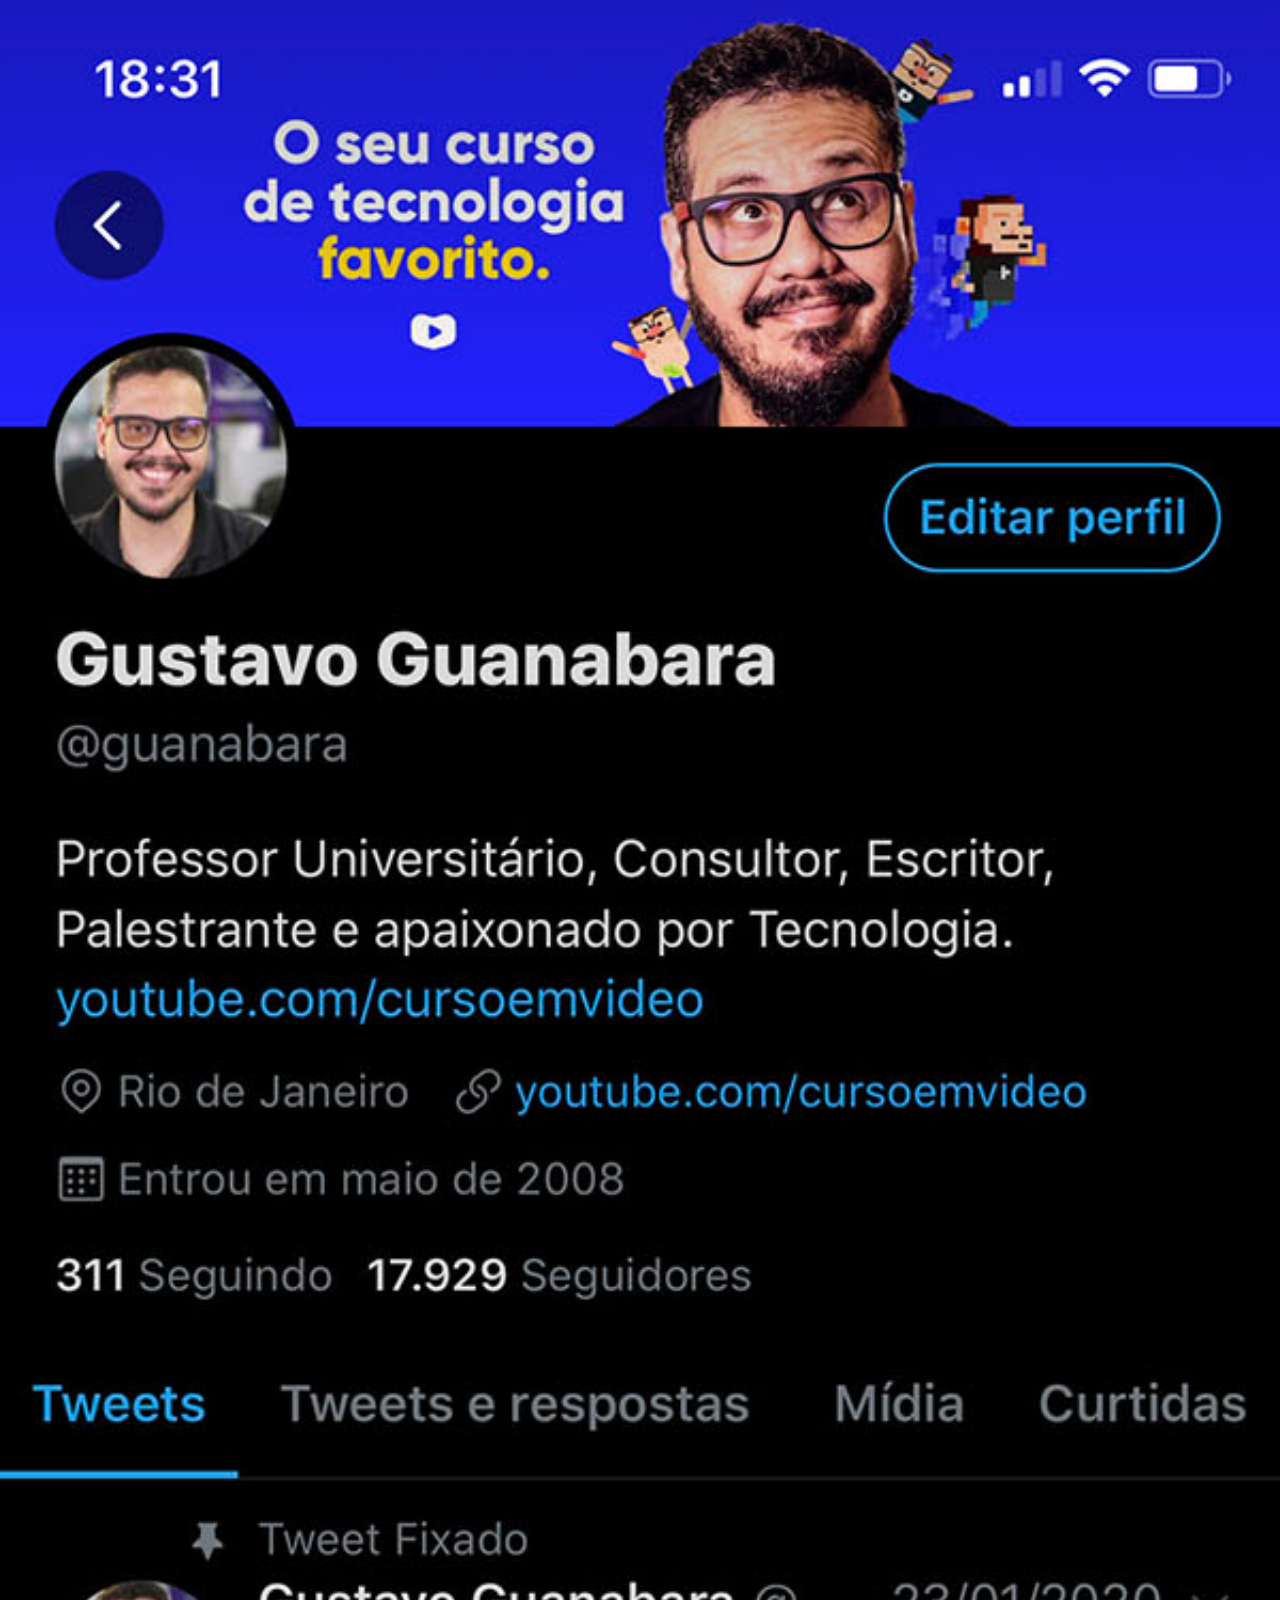
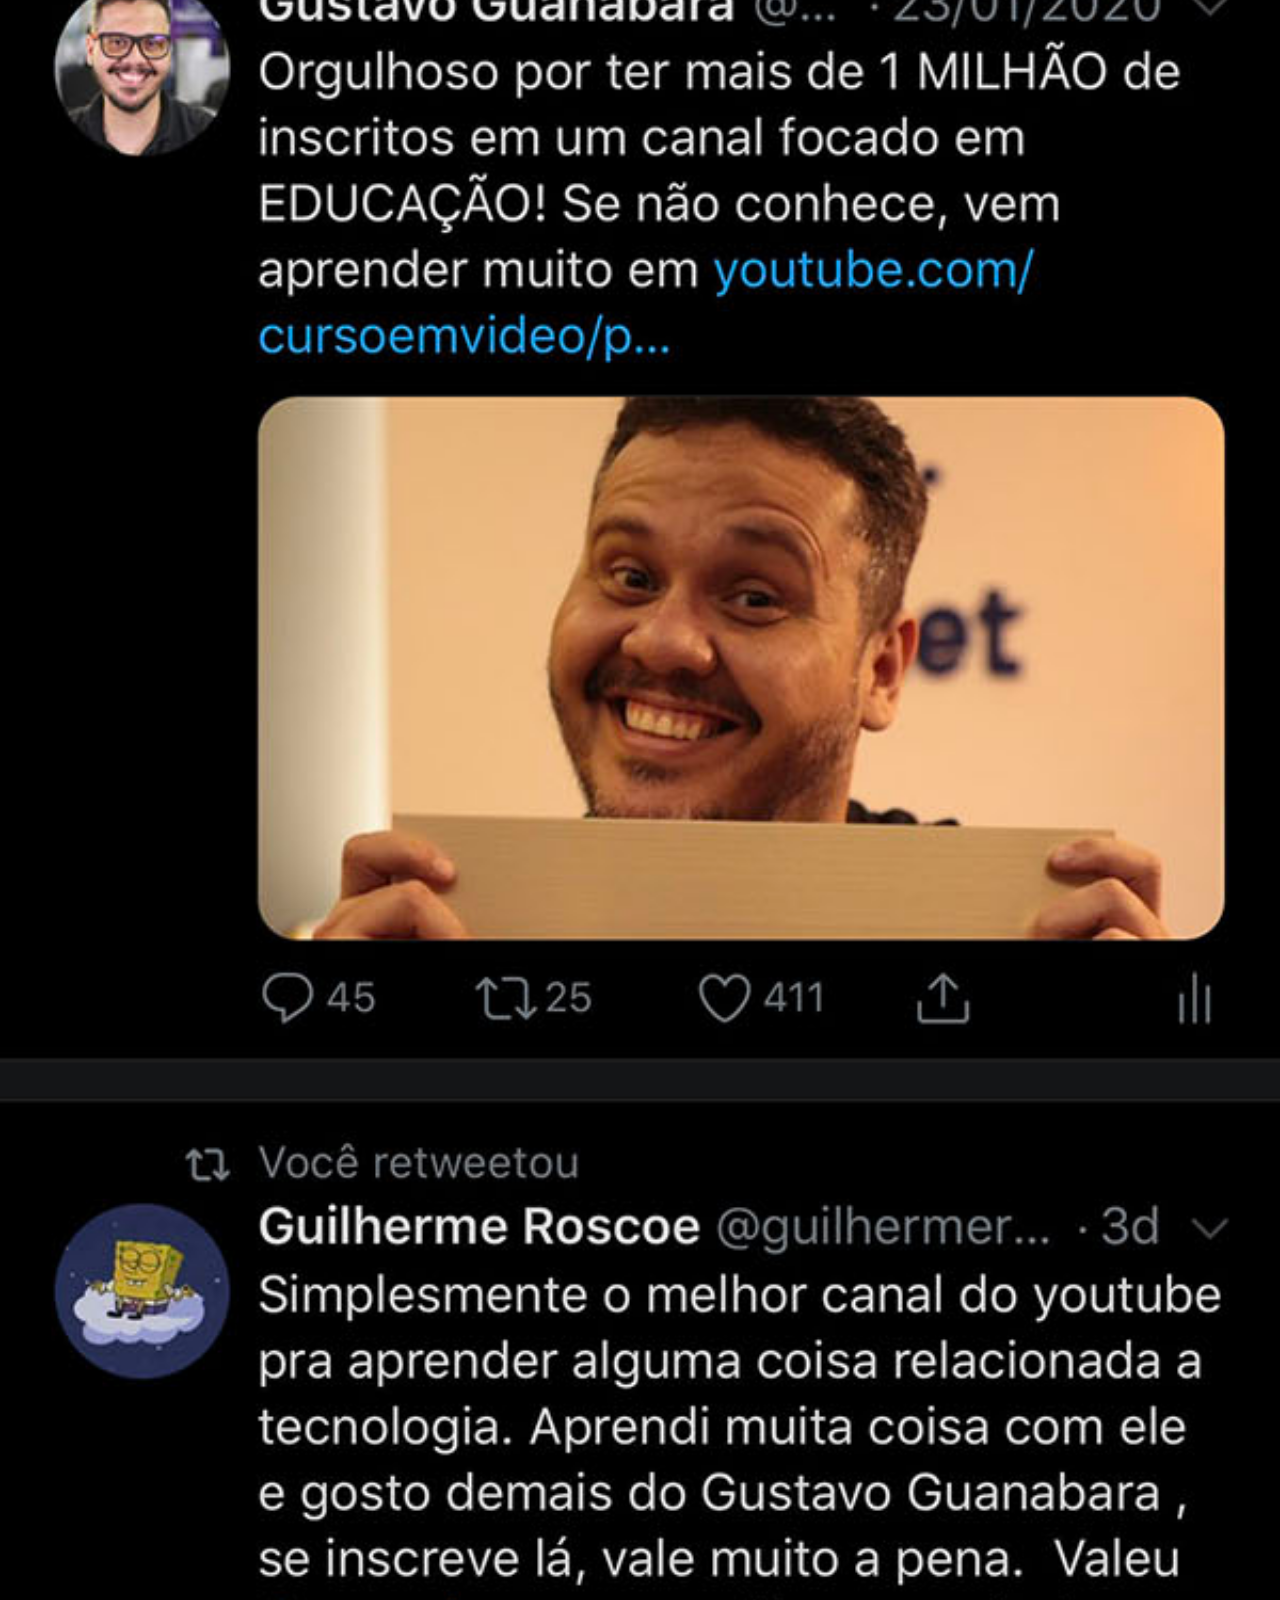
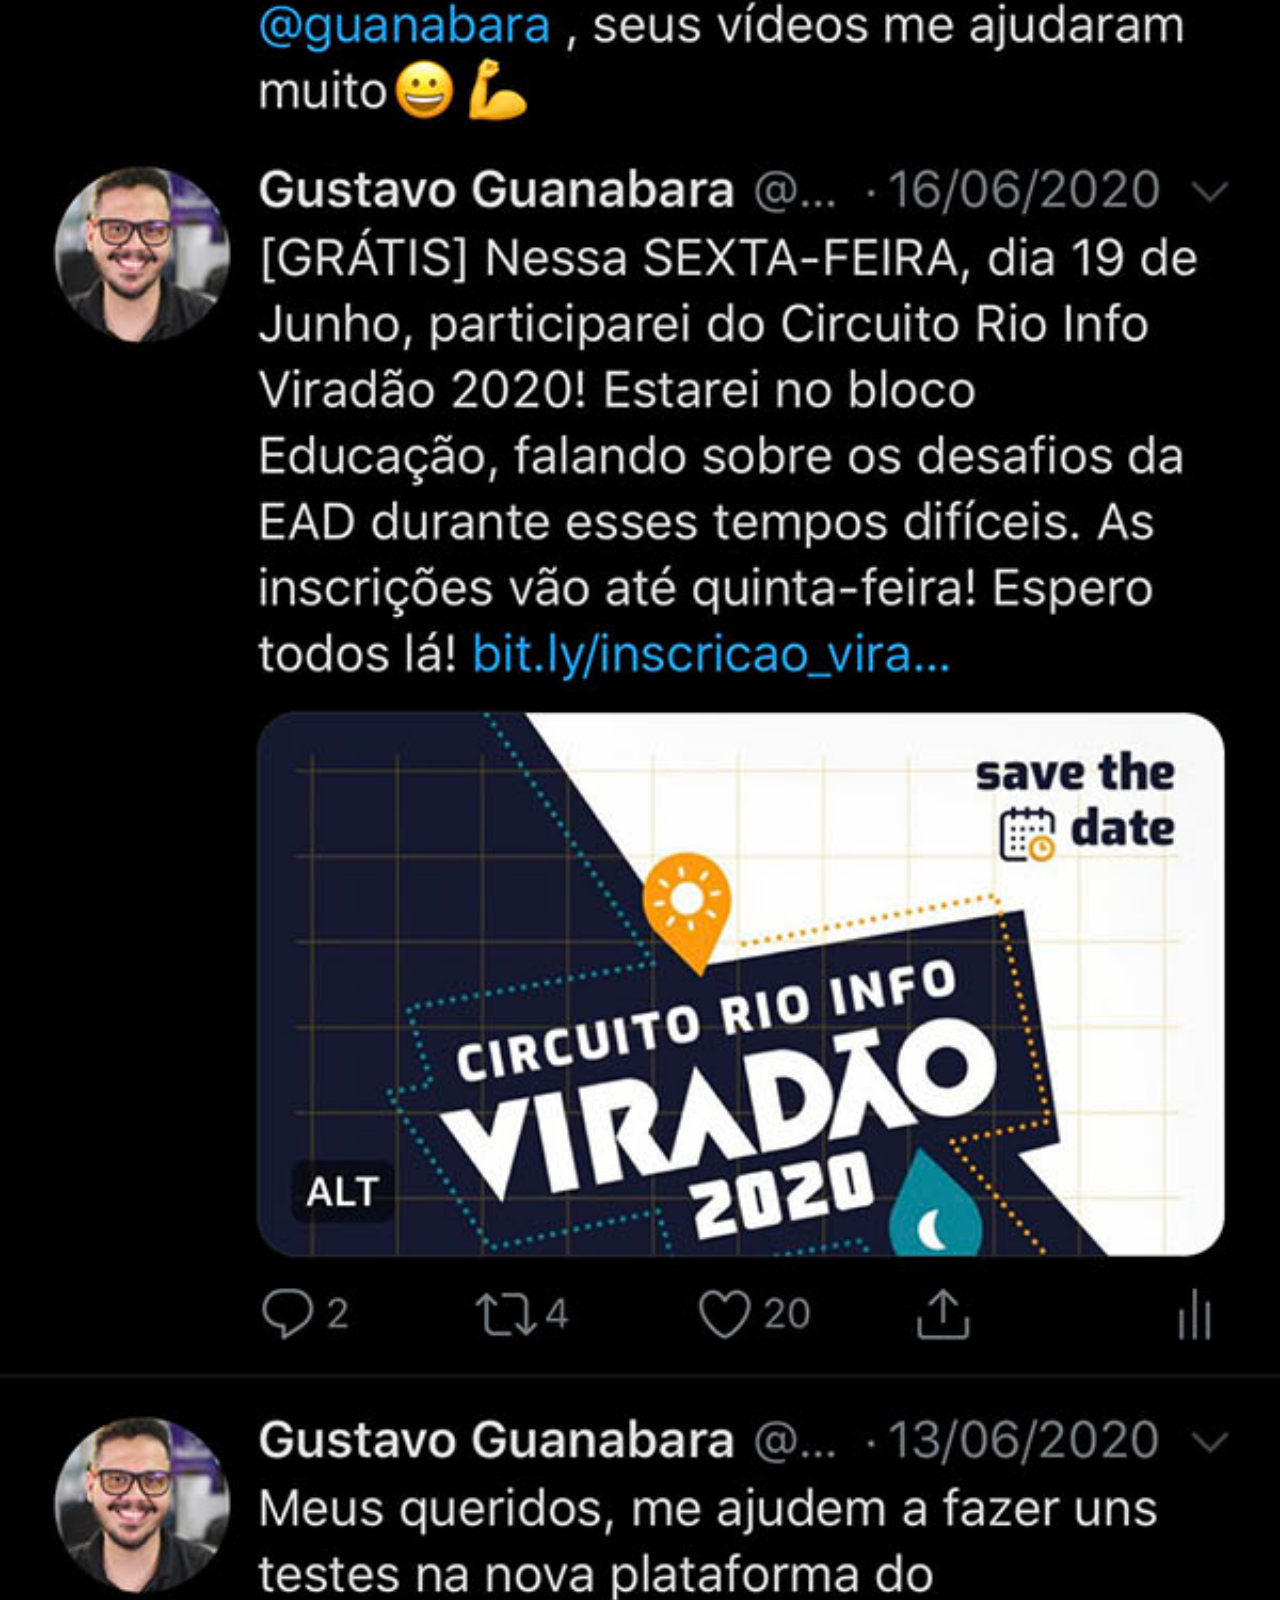
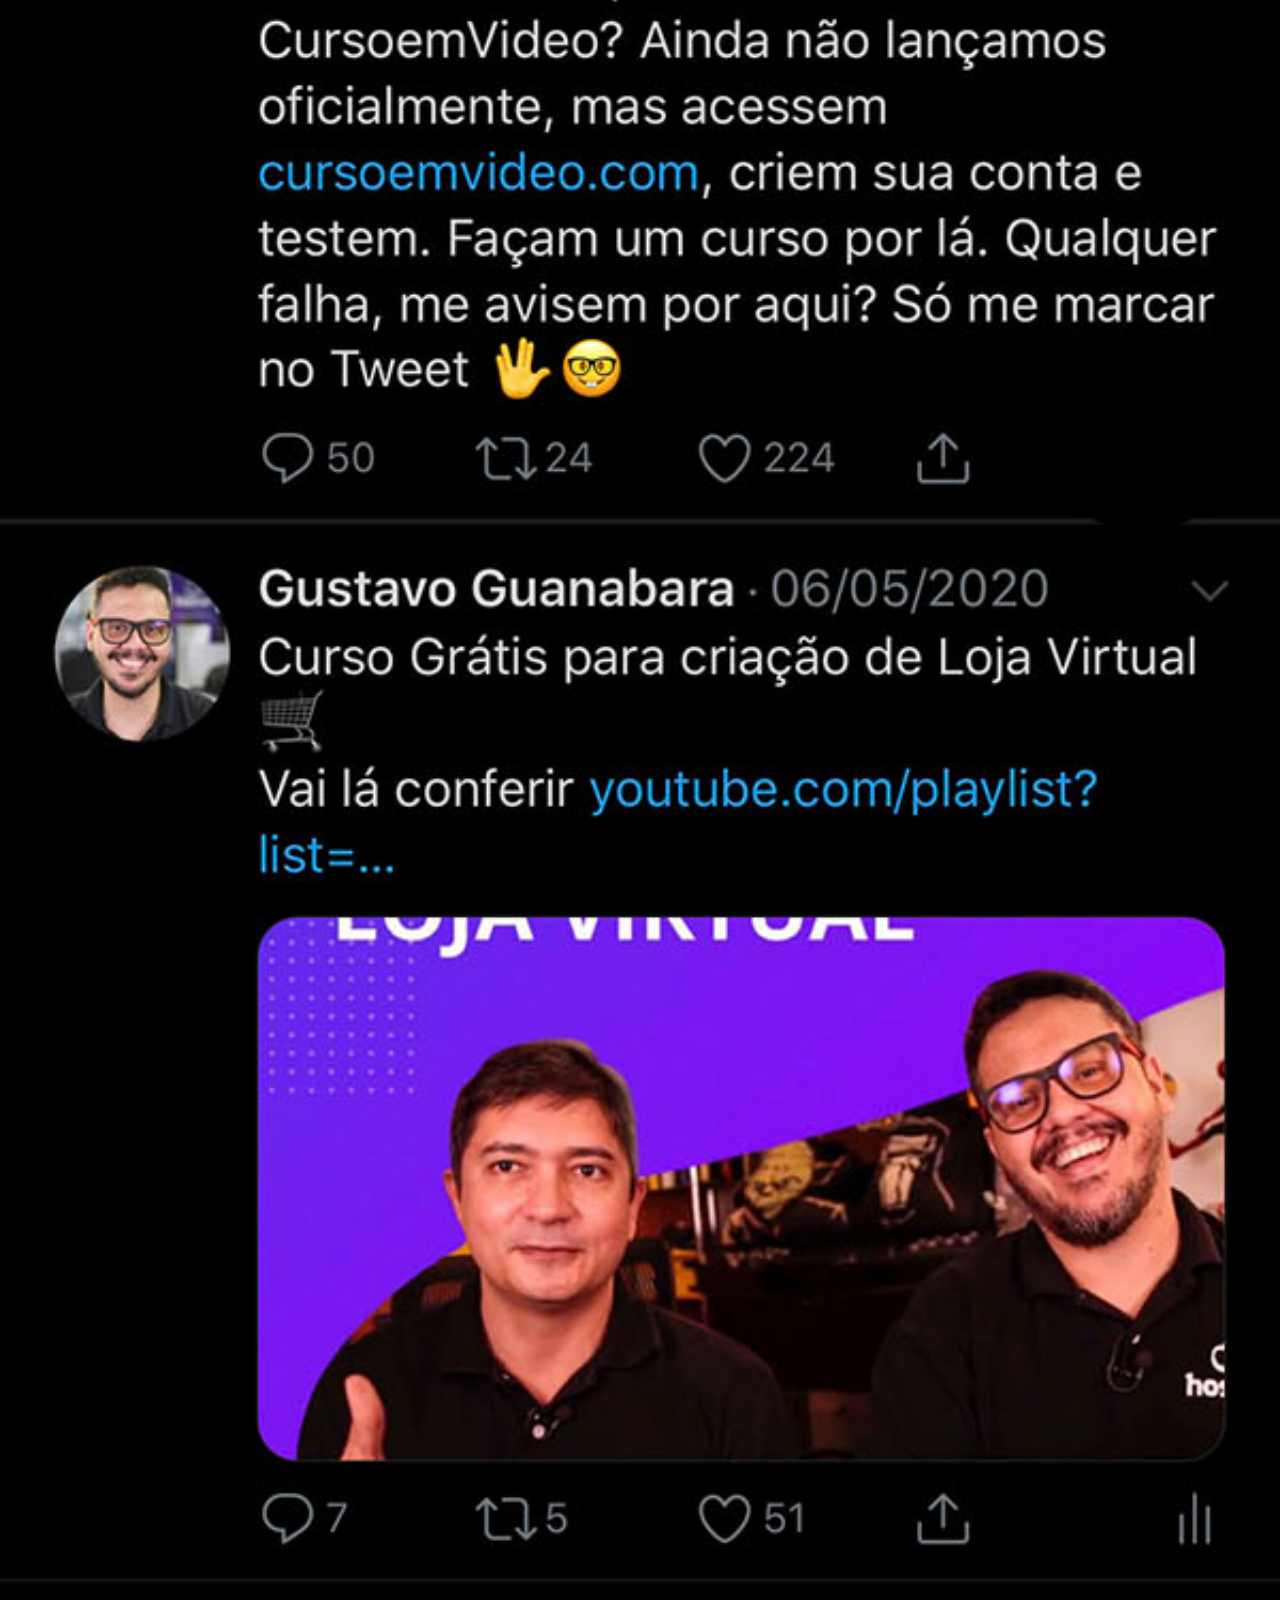
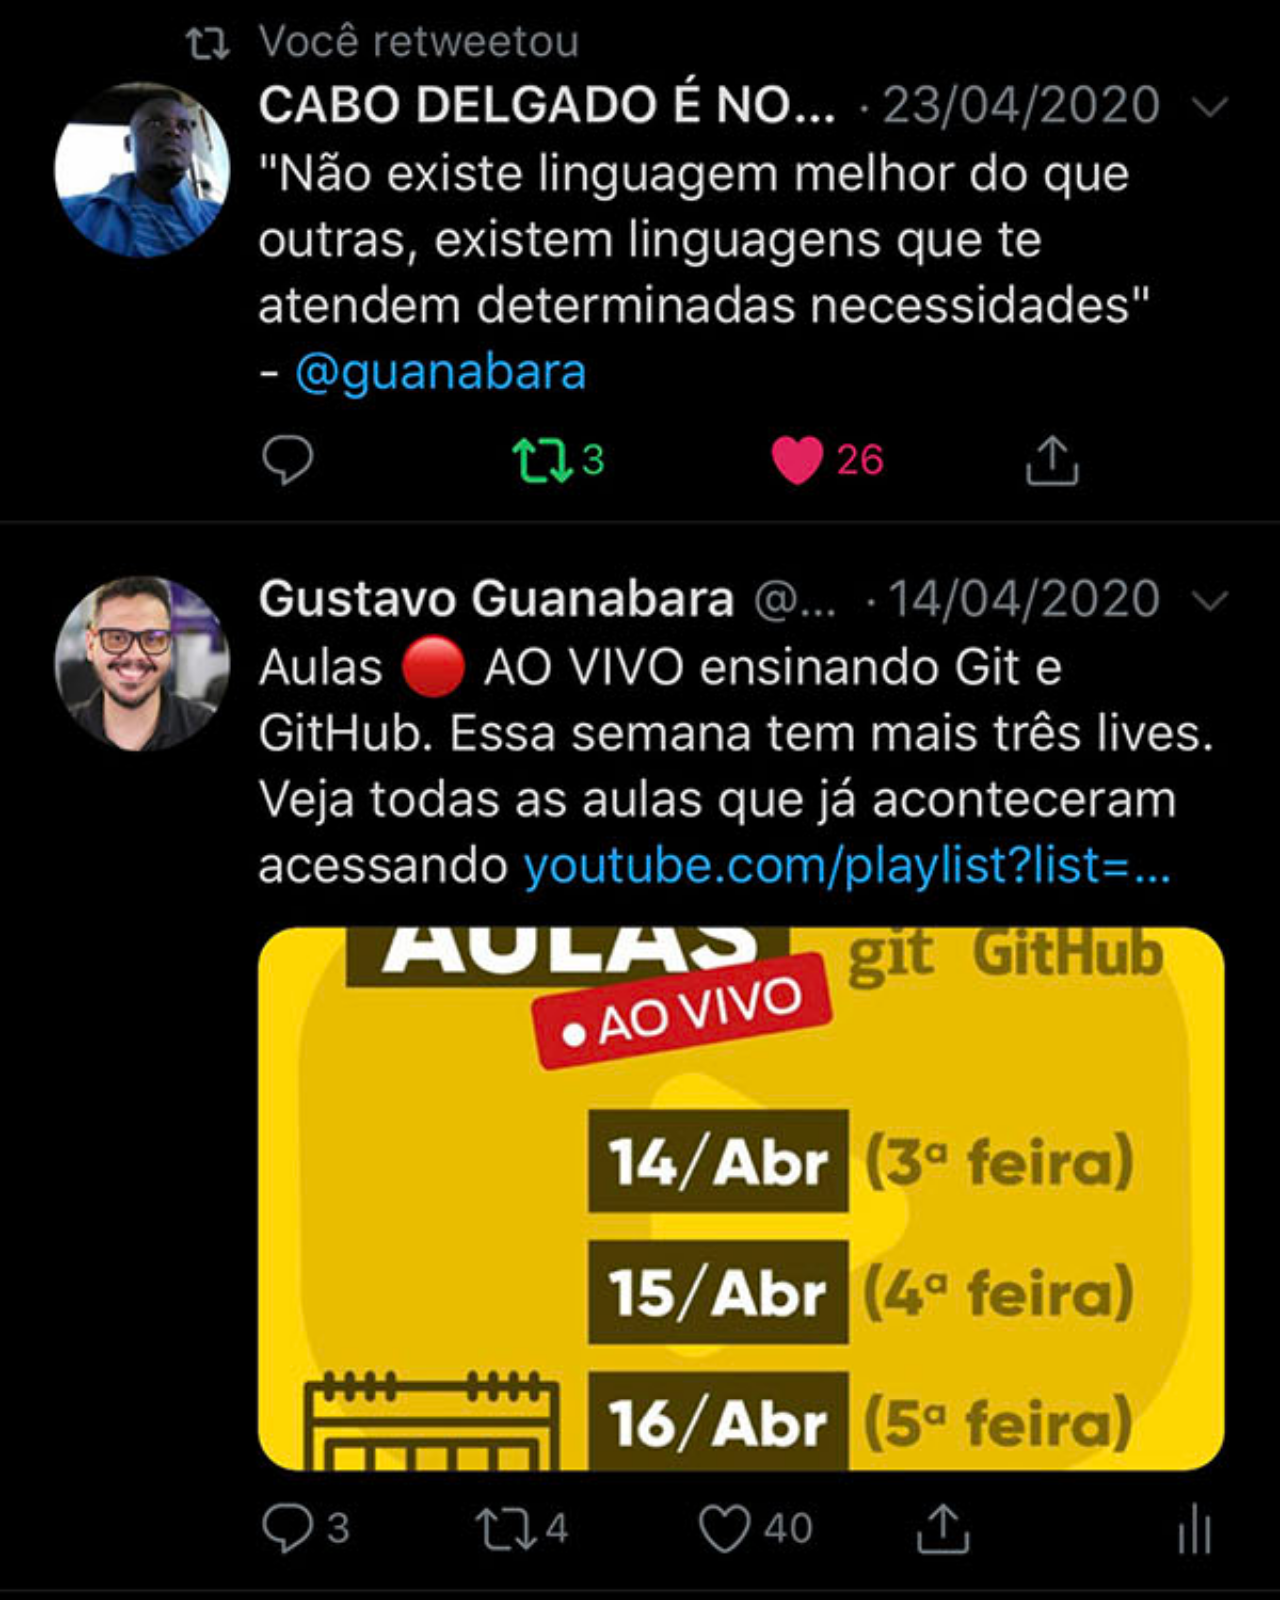
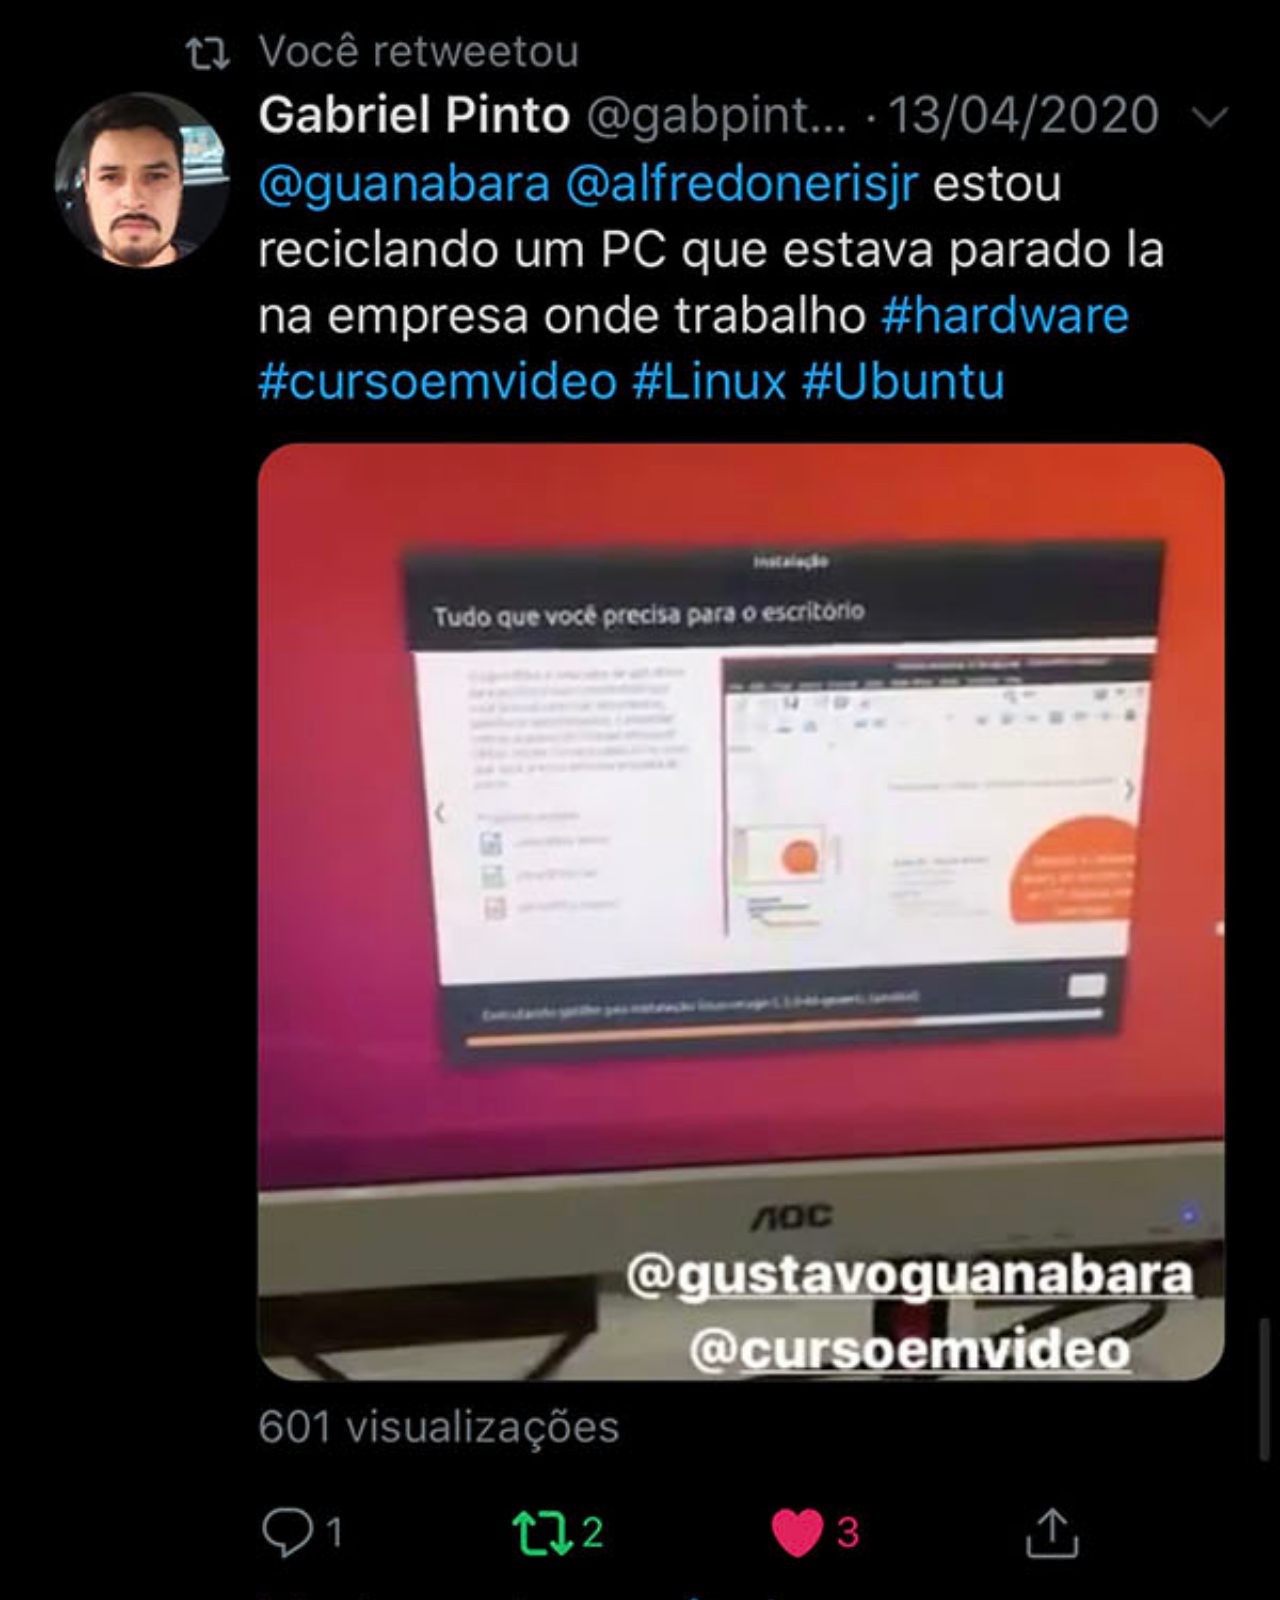
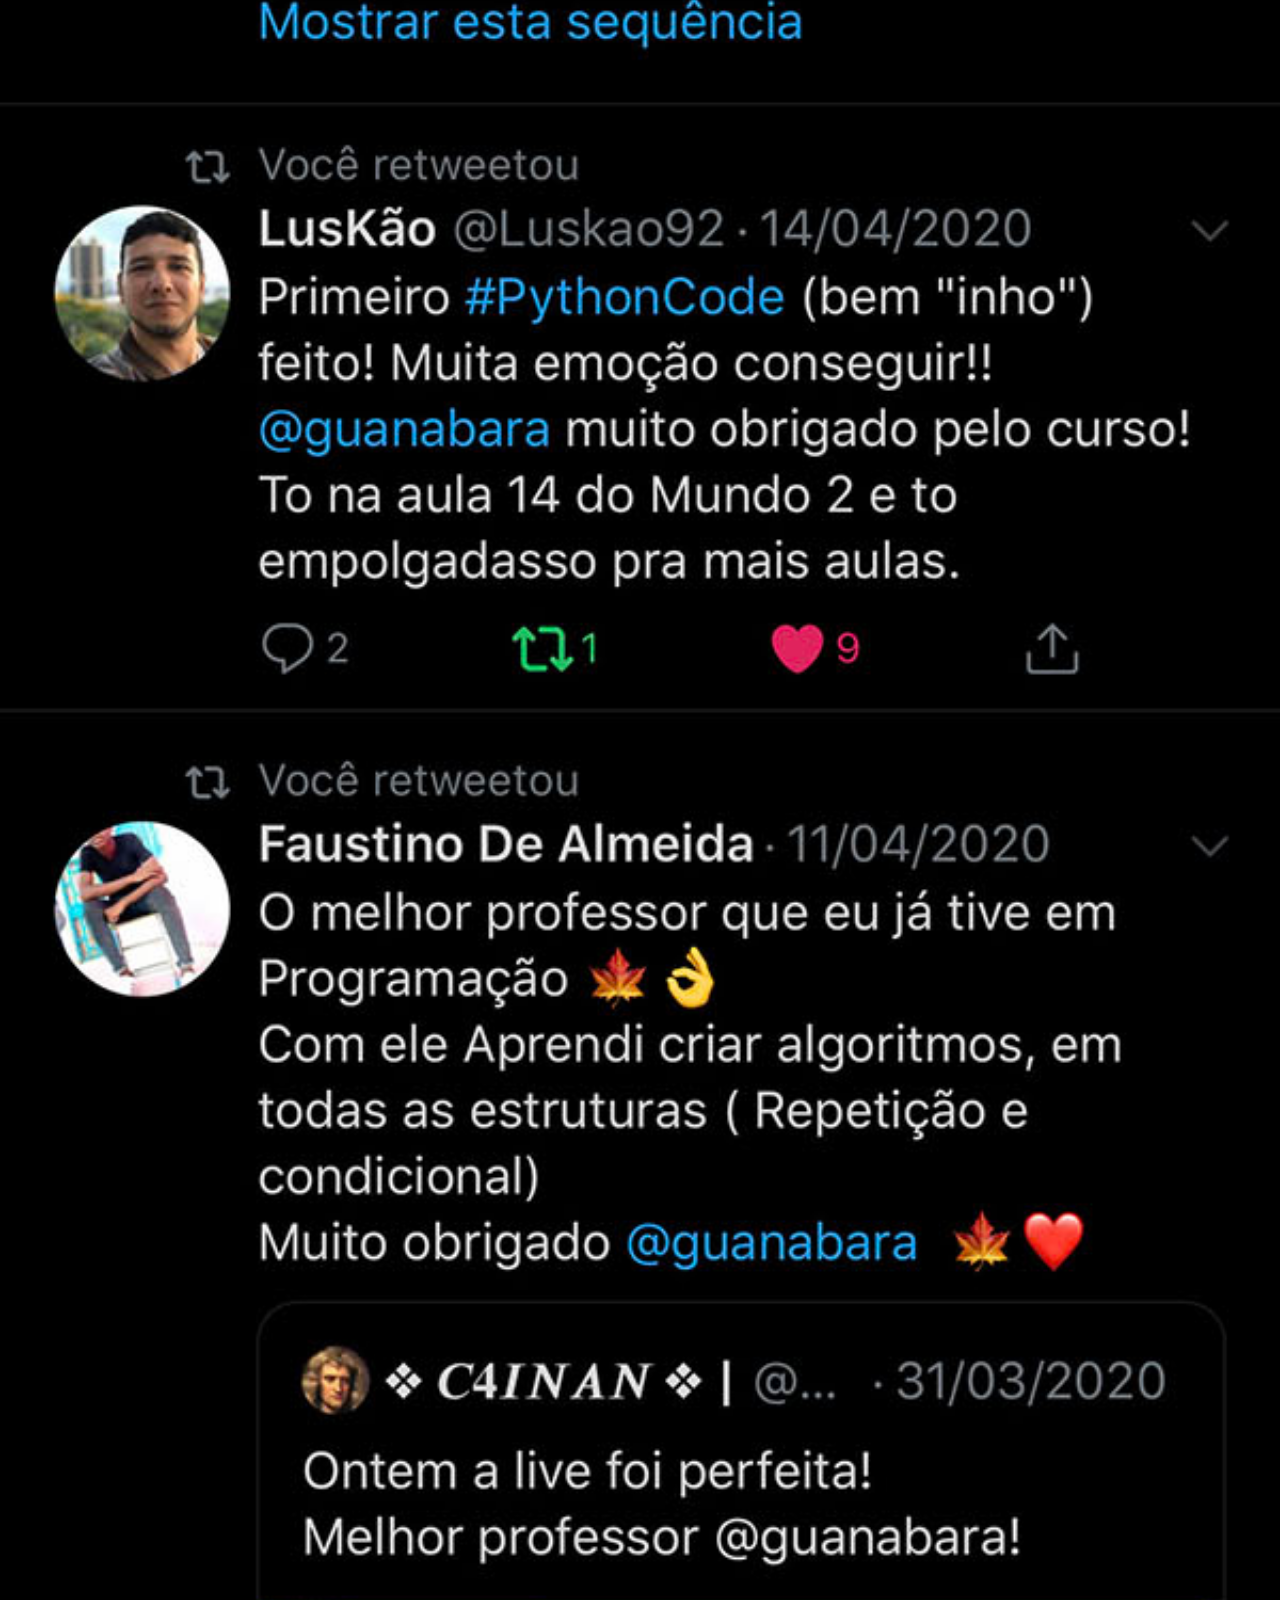
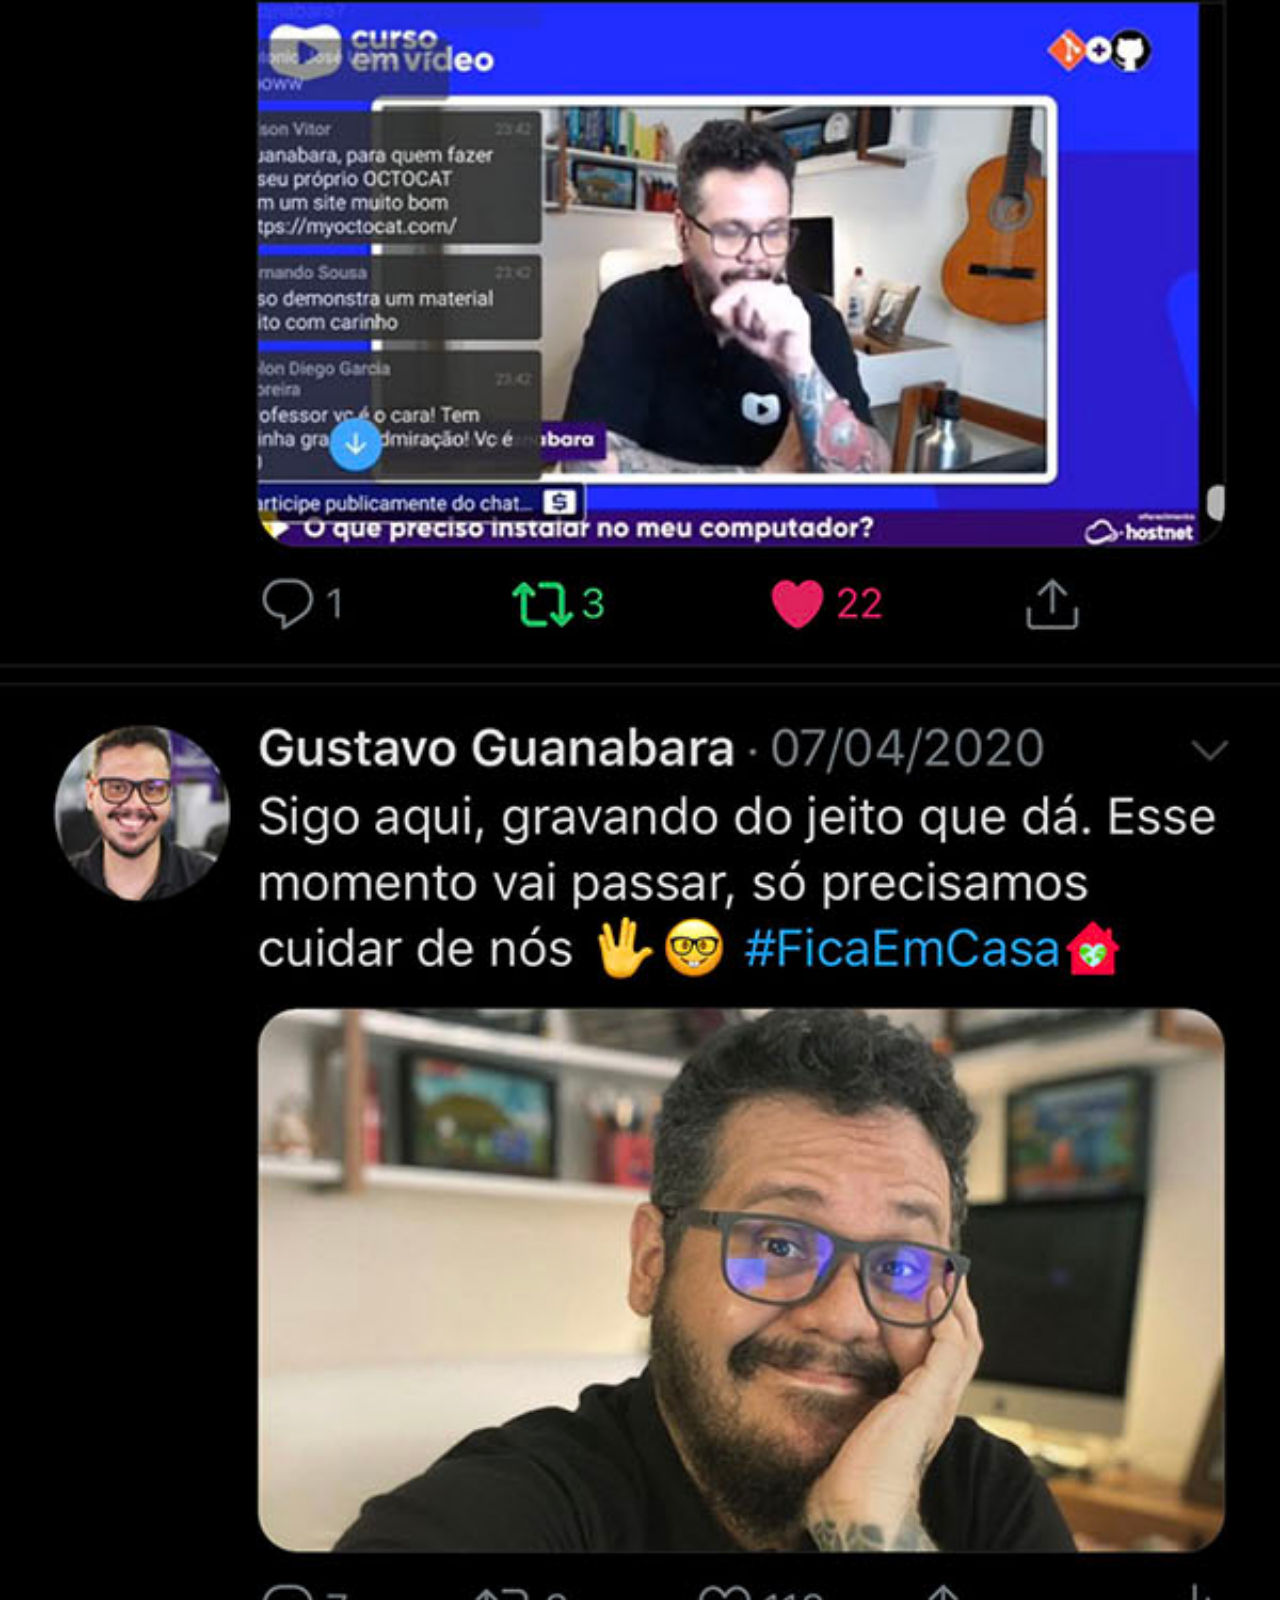
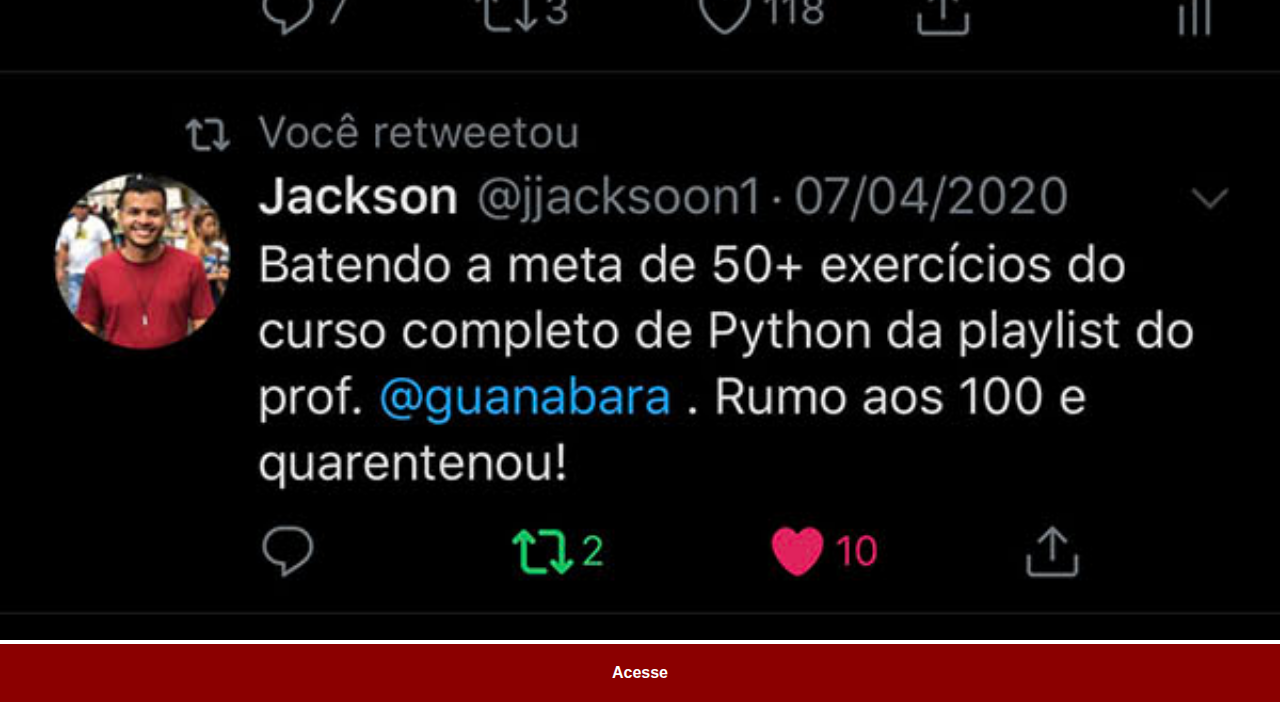
<file: twitter.html>
<!DOCTYPE html>
<html lang="en">
<head>
    <meta charset="UTF-8">
    <meta name="viewport" content="width=device-width, initial-scale=1.0">
    <title>twitter</title>
    <link rel="stylesheet" href="estilos/social.css">
</head>
<body>
    <img src="imagens/tela-twitter.jpg" alt="twitter">
    <a href="#">Acesse</a>
</body>
</html>
</file>
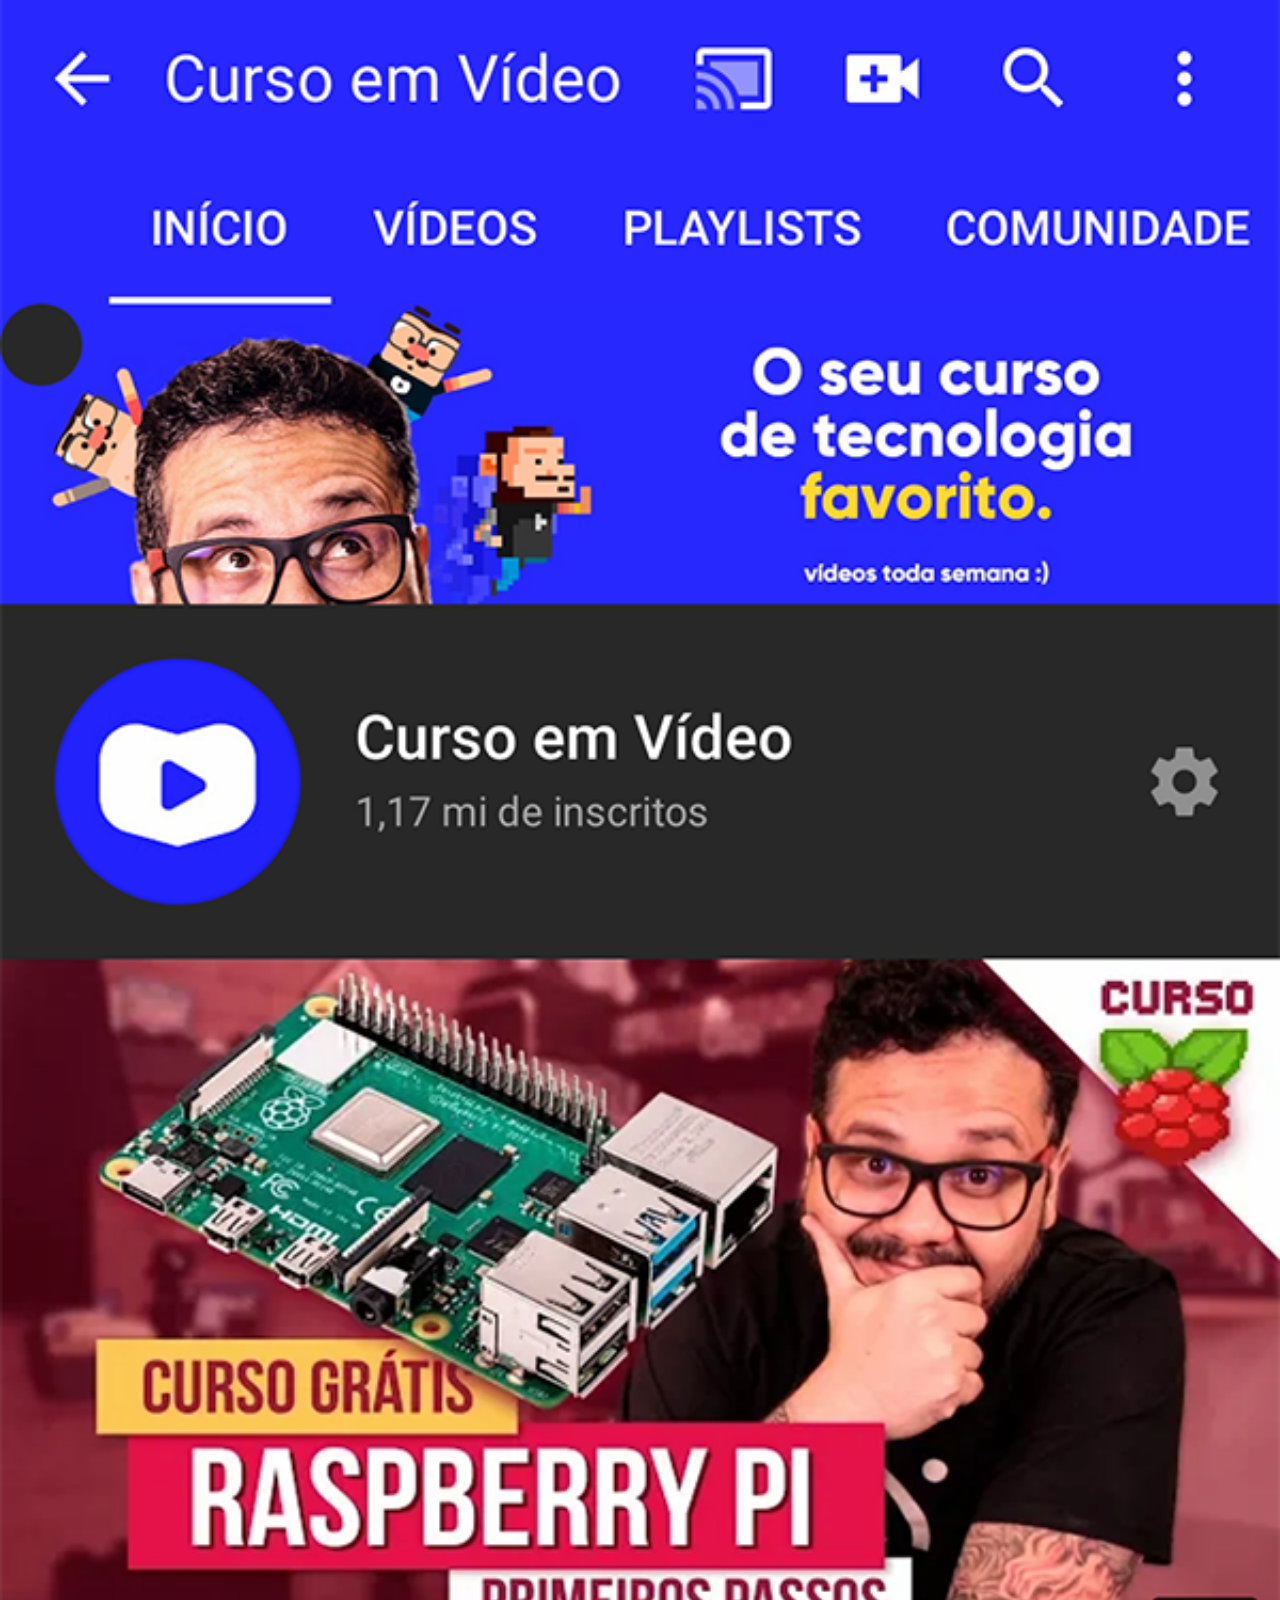
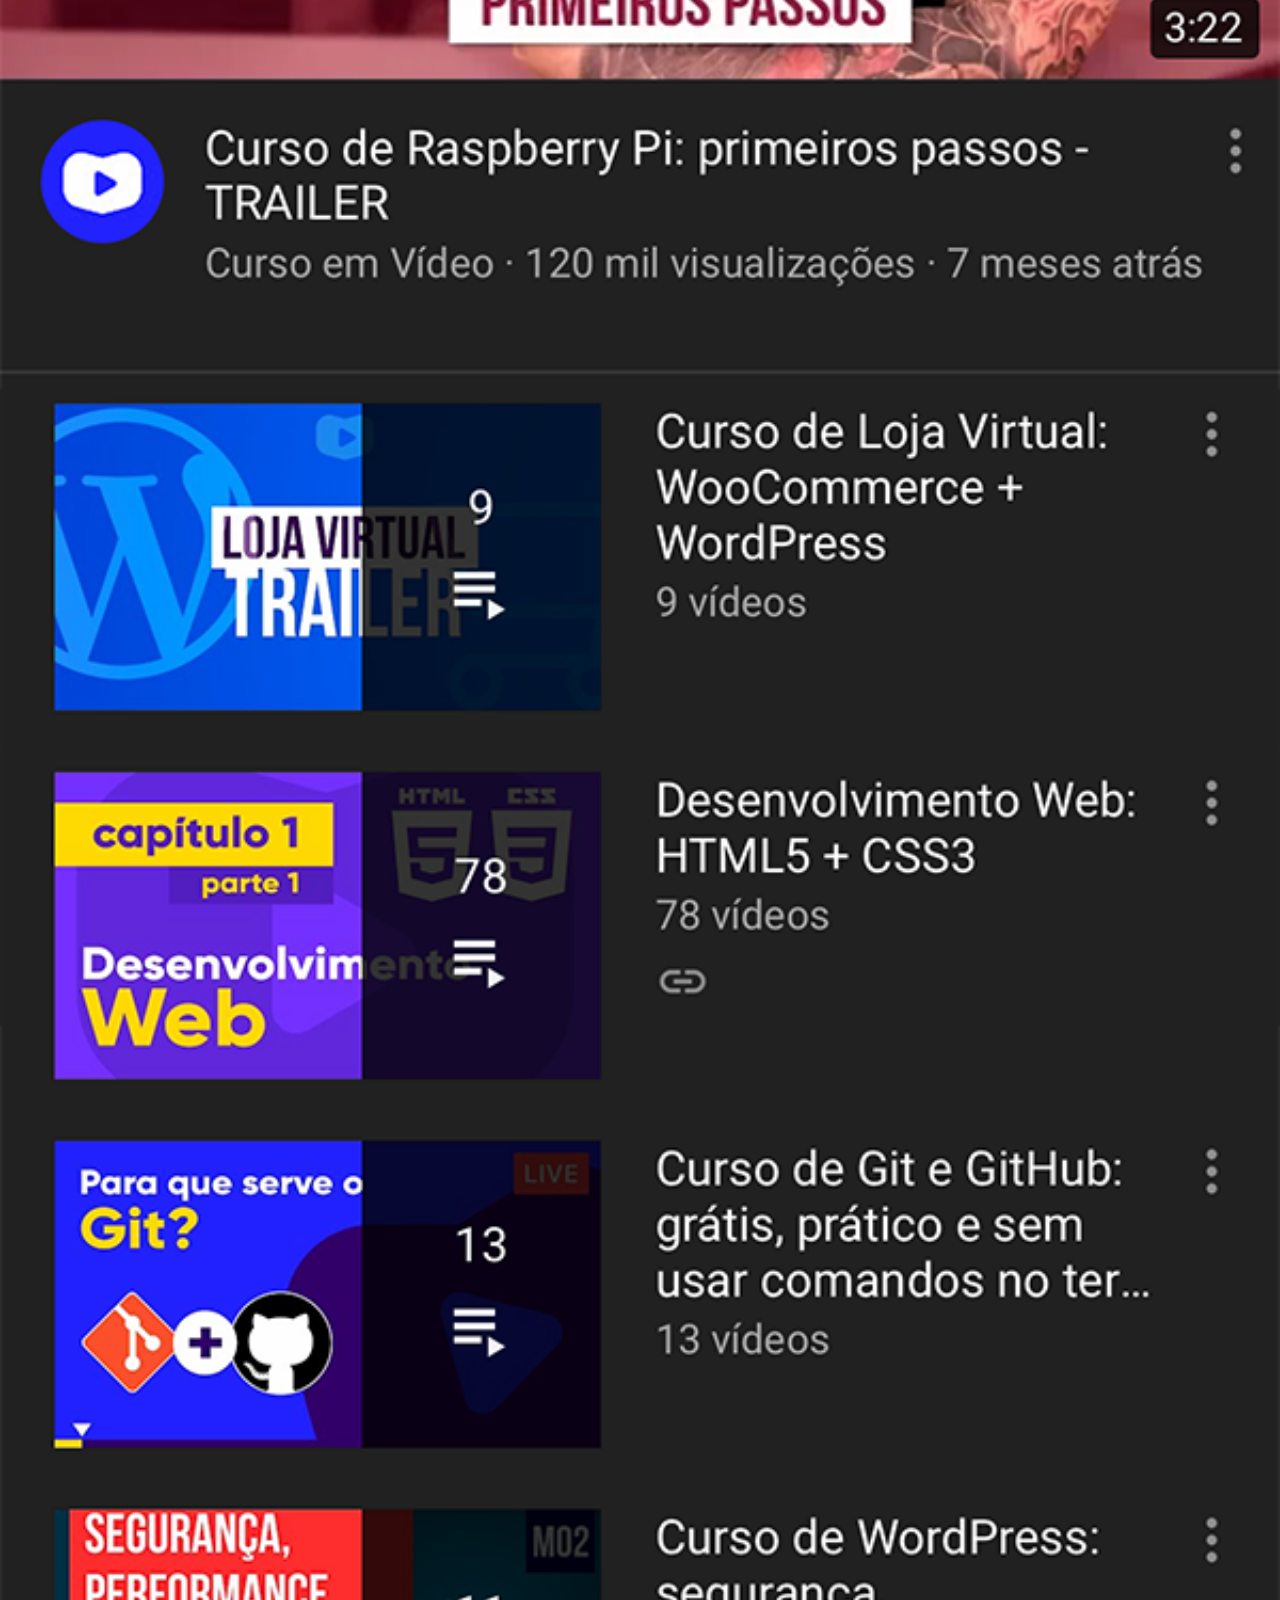
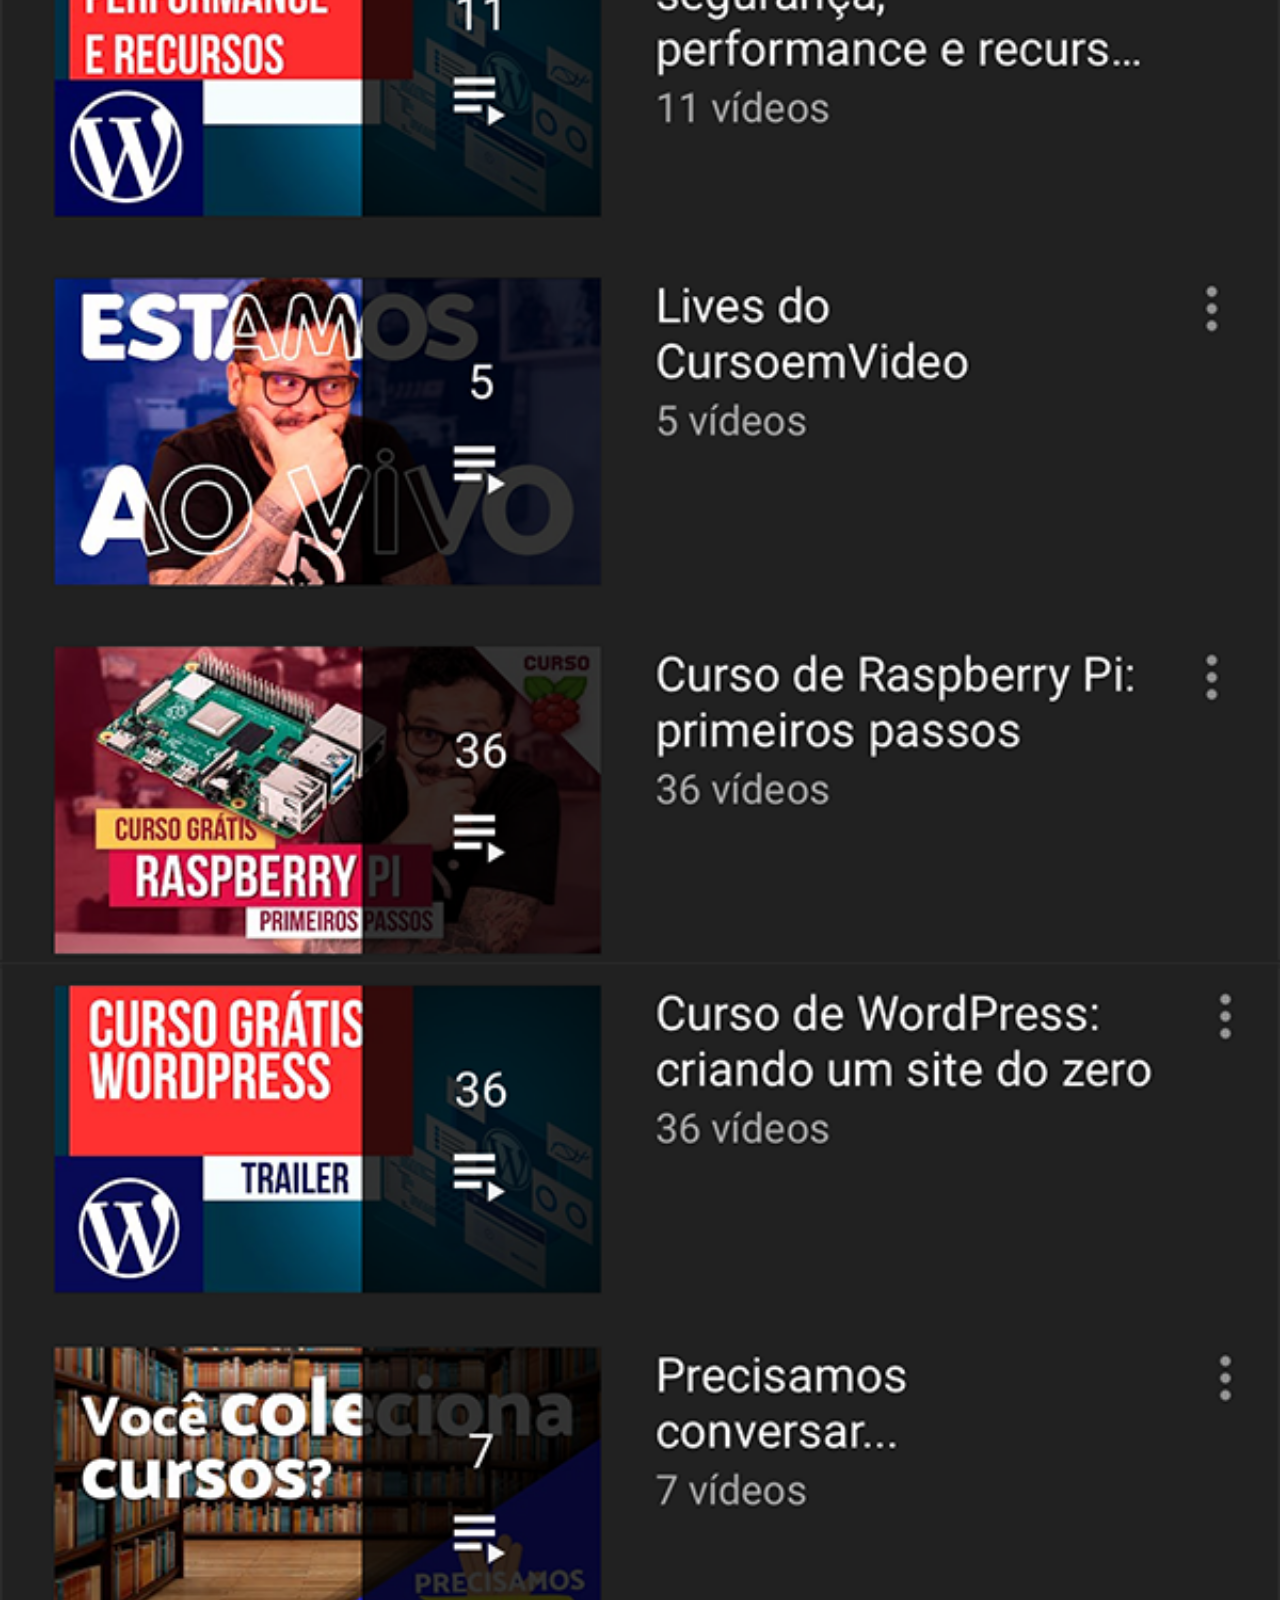
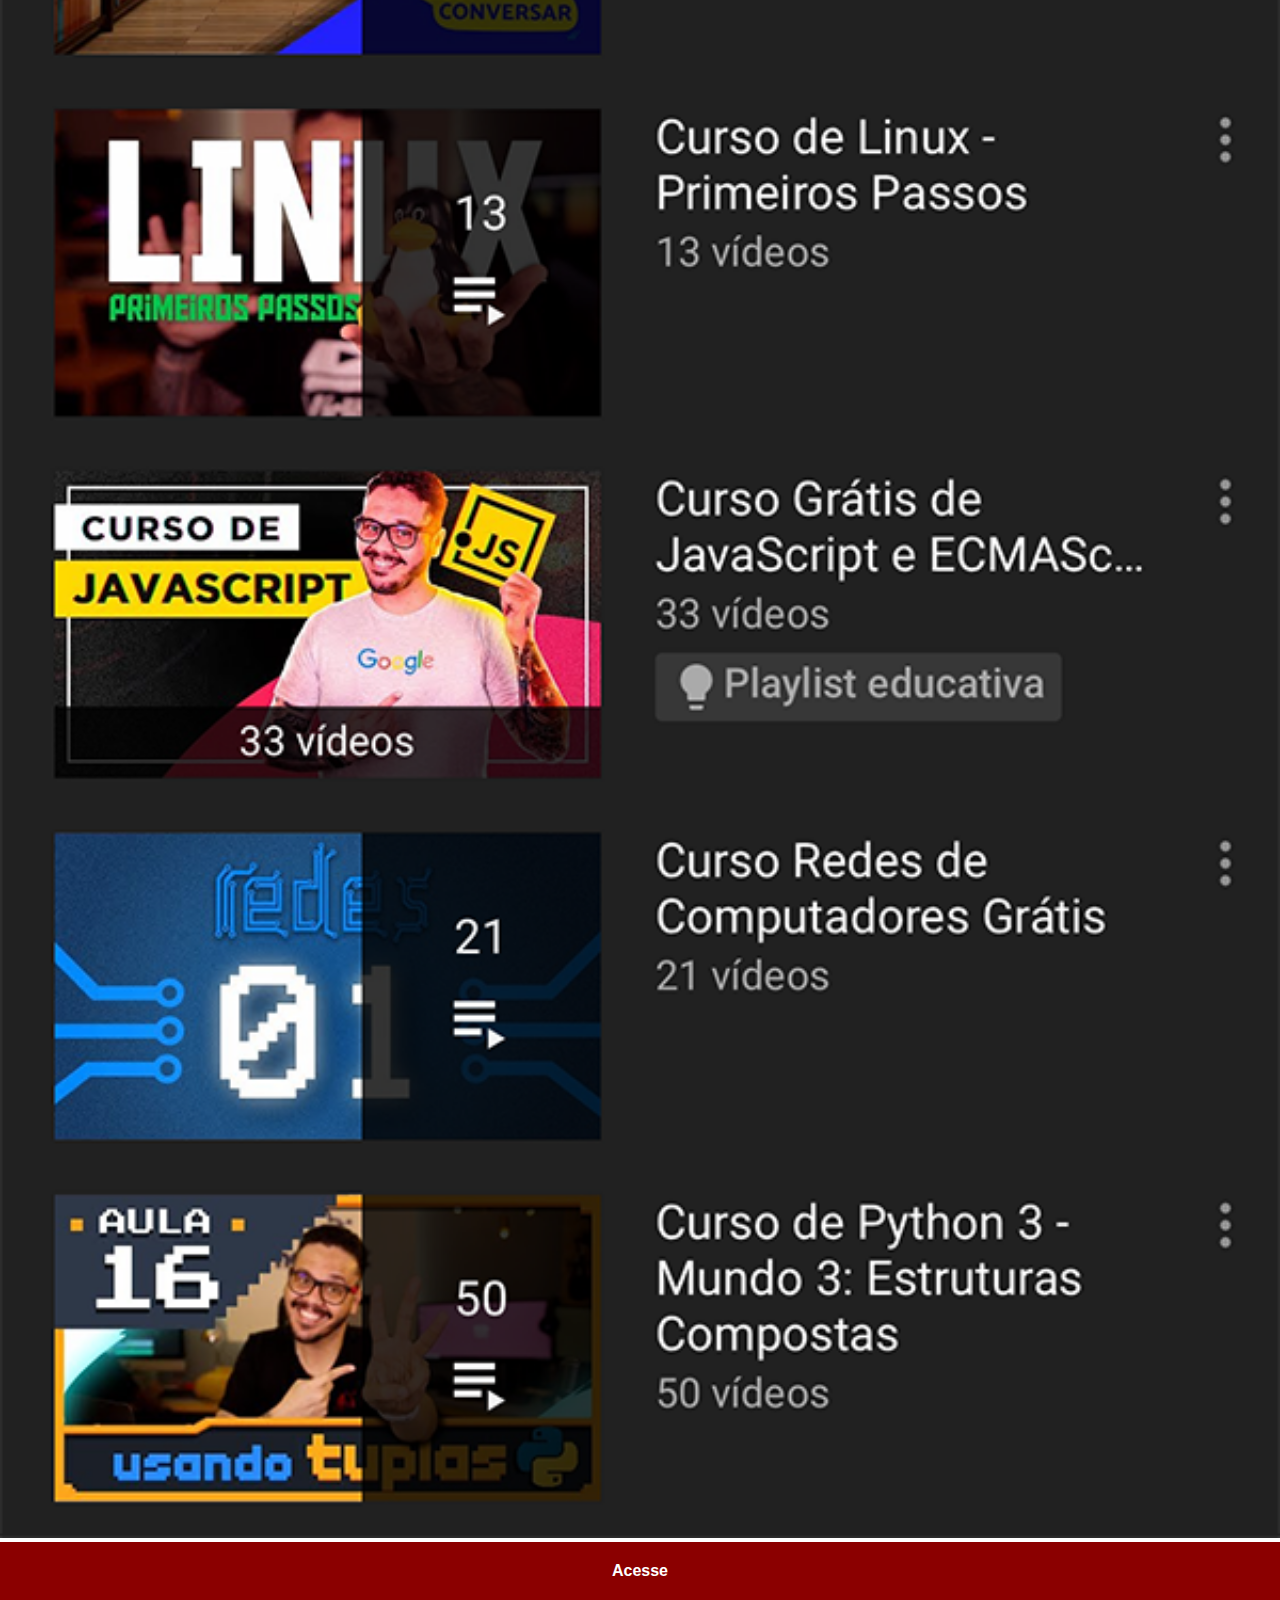
<file: youtube.html>
<!DOCTYPE html>
<html lang="pt-br">
<head>
    <meta charset="UTF-8">
    <meta name="viewport" content="width=device-width, initial-scale=1.0">
    <title>Youtube</title>
    <link rel="stylesheet" href="estilos/social.css">
<body>
    <img src="imagens/tela-youtube.png" alt="youtube">
    <a href="https://www.youtube.com/c/CursoemV%C3%ADdeo/playlists" target="_blank">Acesse</a>
</body>
</html>
</file>
<file: estilos/style.css>
@charset "UTF-8";

* {
    margin: 0px;
    padding: 0px;
    font-family: Arial, Helvetica, sans-serif;
}

html, body {
    height: 100vh;
    width: 100vw;
    background-color: black;
}
 

main {
    position: relative;
    height: 100vh;
}

body {
    background: url('../imagens/fundo-madeira.jpg') no-repeat top center;
    background-size: cover;
    background-attachment: fixed;    
}

section#telefone {
    position: absolute;
    top: 50%;
    left: 50%;
    transform: translate(-50%, -50%);
    height: 627px;
    width: 311px;
   
    

    background: url('../imagens/frame-iphone.png') no-repeat;
}

iframe#tela {
    position: relative;
    top: 81px;
    left: 23px;
    width: 265px;
    height: 469px;
}

section#redes-sociais {
    text-align: right;   
}

section#redes-sociais img {
   width: 60px;
   margin: 10px;
   border-radius: 50%; 
   box-shadow: 2px 2px 5px rgba(0, 0, 0, 0.400);
   box-sizing: border-box; 
}

section#redes-sociais img:hover{
    border: 2px solid rgb(255, 255, 255);
    transform: translate(-3px, -3px);
    box-shadow: 5px 5px 10px rgba(0, 0, 0, 0.623);
    transition: .3s;
    color: inherit;
}

section#redes-sociais a {
    color: inherit;    
}
</file>
<file: estilos/social.css>
@charset "UTF8";

* {
    margin: 0px;
    padding: 0px; 
    font-family: Arial, Helvetica, sans-serif;           
}

::-webkit-scrollbar {
    width: 0px;
    height: 0px;
}

img {
    width: 100vw;
    

}

a {
    display: block;
    background-color: darkred;
    color: white;
    padding: 20px;
    text-align: center;
    font-weight: bolder;
    text-decoration: none;
}

a:hover {
    background-color: red;
}
</file>
